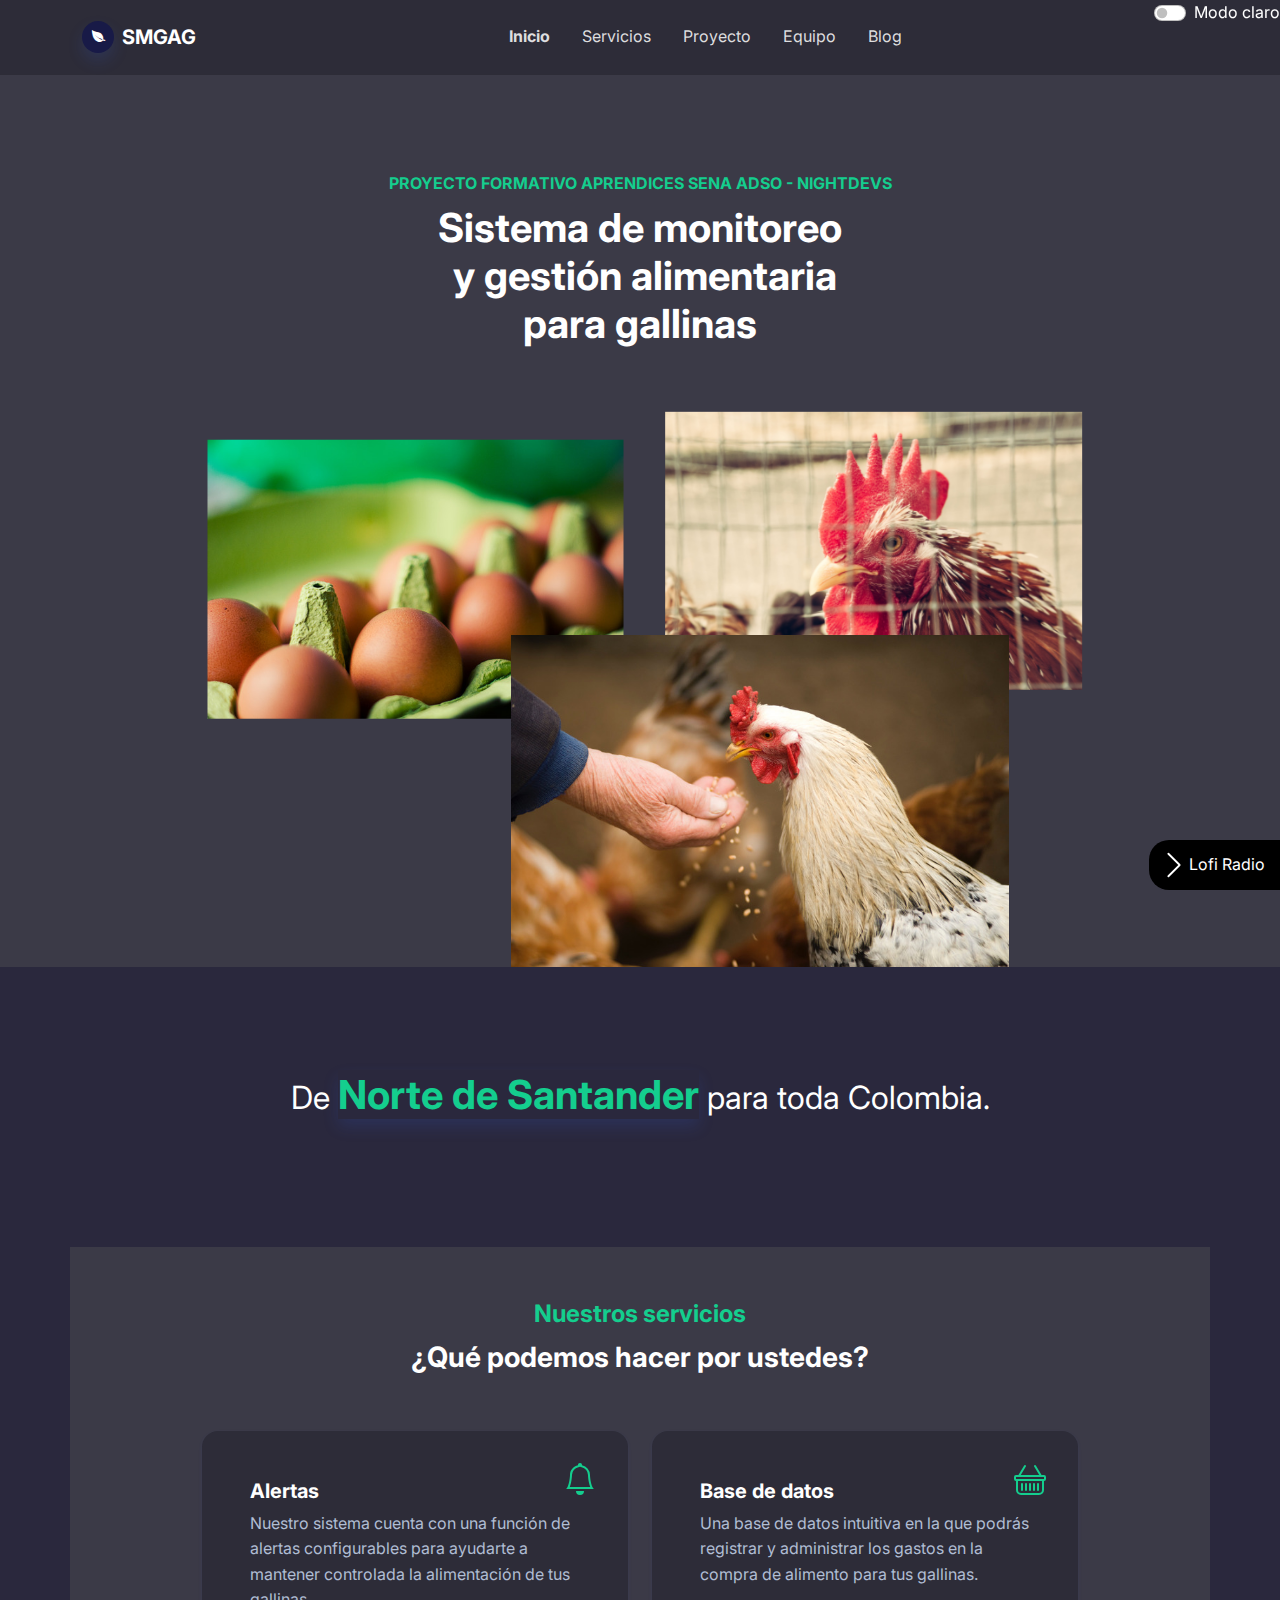
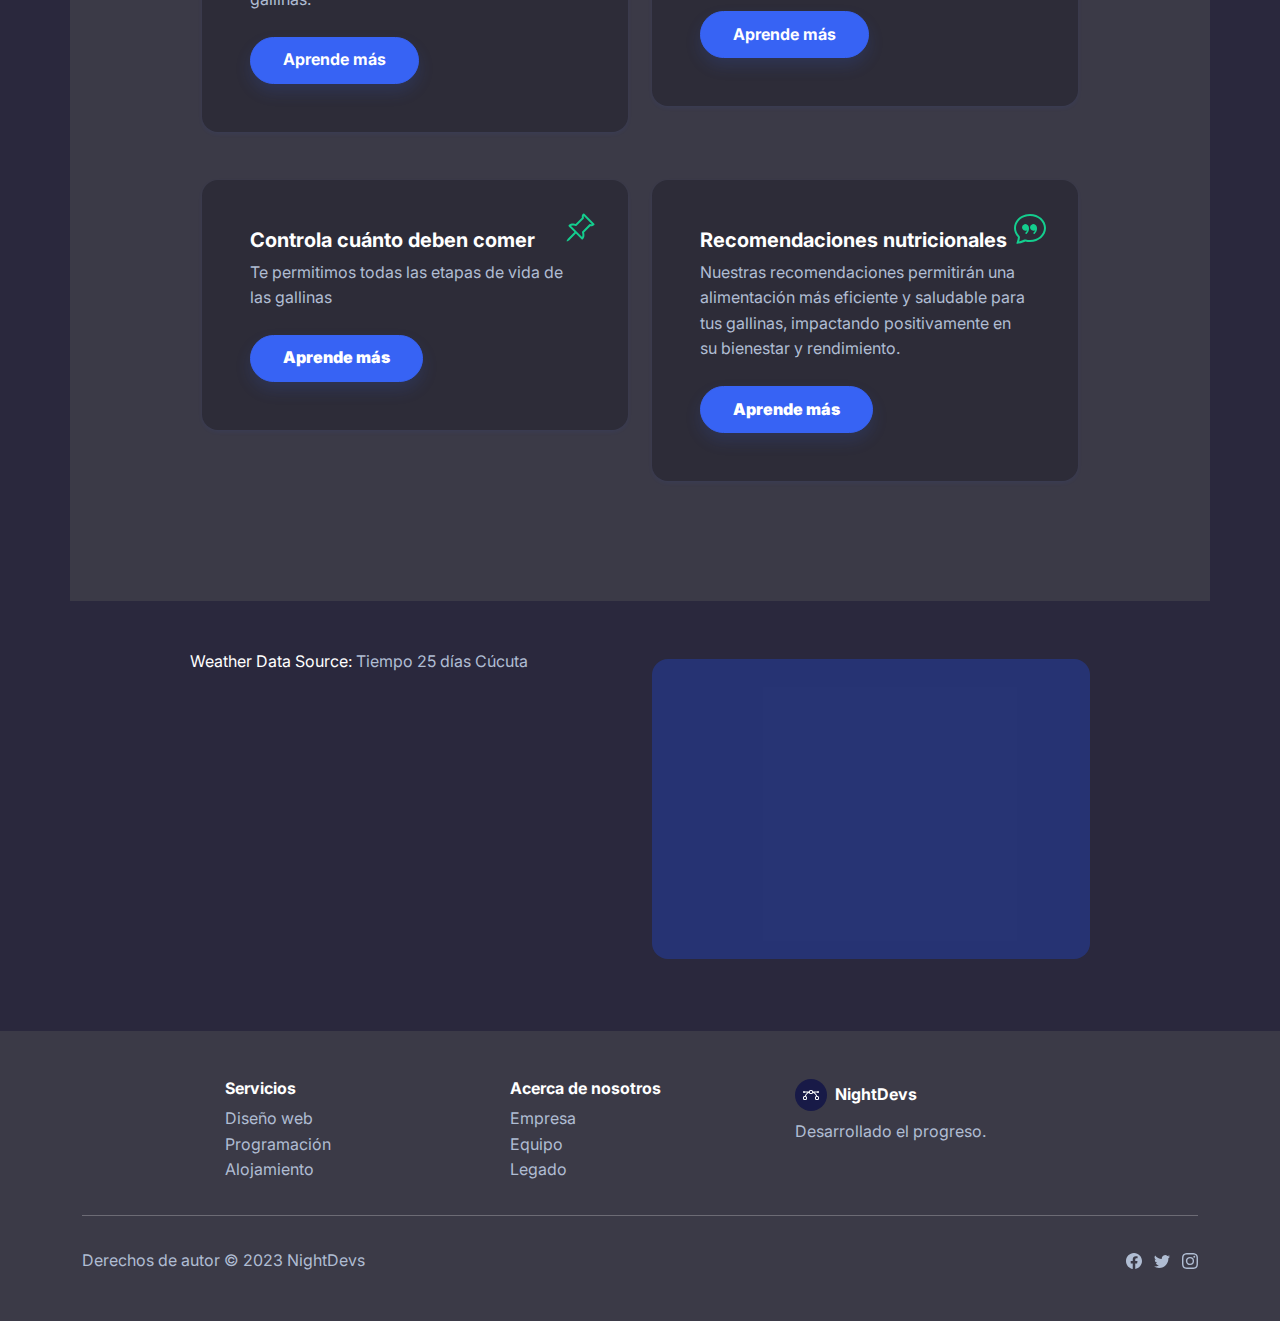
<file: index.html>
<!DOCTYPE html>
<html lang="es"
      style="--bs-primary: #181a47;--bs-primary-rgb: 24,26,71;--bs-secondary: #ffff00;--bs-secondary-rgb: 255,255,0;--bs-success: #14ce8e;--bs-success-rgb: 20,206,142;--bs-info: #05a0b1;--bs-info-rgb: 5,160,177;--bs-warning: #daa505;--bs-warning-rgb: 218,165,5;--bs-danger: #a92835;--bs-danger-rgb: 169,40,53;--bs-light: #e6e7e9;--bs-light-rgb: 230,231,233;--bs-dark: #3b3a47;--bs-dark-rgb: 59,58,71;--bs-body-color: #fff;--bs-body-bg: #2a283d;">

<head>
    <meta charset="utf-8">
    <meta name="viewport" content="width=device-width, initial-scale=1.0, shrink-to-fit=no">
    <meta content="IE=edge" http-equiv="X-UA-Compatible">
    <meta content="NightDevs" name="D3jatori">
    <title>Inicio - NightDevs</title>
    <link rel="icon" type="image/png" href="assets/img/favicon.png">
    <link rel="stylesheet" href="assets/bootstrap/css/bootstrap.min.css">
    <link rel="stylesheet" href="https://cdnjs.cloudflare.com/ajax/libs/animate.css/4.1.1/animate.min.css">
    <link rel="stylesheet"
          href="https://fonts.googleapis.com/css?family=Inter:300italic,400italic,600italic,700italic,800italic,400,300,600,700,800&amp;display=swap">
    <link rel="stylesheet" href="assets/fonts/ionicons.min.css">
    <link id="modo-claro" rel="stylesheet" href="assets/css/modo-claro.css" disabled>
</head>

<body>
    <!-- Tema claro -->
    <div class="form-check form-switch" style="position: fixed;right: 0;top: 0;z-index: 9999;">
        <input class="form-check-input" type="checkbox" id="boton-modo-claro" onclick=cambiarEstilo()>
        <label class="form-check-label" for="boton-modo-claro">Modo claro</label>
    </div>
    <script>
        function cambiarEstilo() {
          var modoClaro = document.getElementById("modo-claro");
          if (modoClaro.disabled) {
            modoClaro.disabled = false;
          } else if (!modoClaro.disabled) {
            modoClaro.disabled = true;
          } else {
            false;
          }
        }
    </script>
<nav id="mainNav" class="navbar navbar-dark navbar-expand-md sticky-top py-3">
    <div class="container"><a class="navbar-brand d-flex align-items-center" href="index.html"><span
            class="bs-icon-sm bs-icon-circle bs-icon-primary shadow d-flex justify-content-center align-items-center me-2 bs-icon"><i
            class="icon ion-leaf"></i></span><span>SMGAG</span></a>
        <button class="navbar-toggler" data-bs-toggle="collapse" data-bs-target="#navcol-1"><span
                class="visually-hidden">Alternar barra de navegación</span><span class="navbar-toggler-icon"></span></button>
        <div id="navcol-1" class="collapse navbar-collapse">
            <ul class="navbar-nav mx-auto">
                <li class="nav-item"><a class="nav-link active" href="index.html">Inicio</a></li>
                <li class="nav-item"><a class="nav-link" href="servicios.html">Servicios</a></li>
                <li class="nav-item"><a class="nav-link" href="proyectos.html">Proyecto</a></li>
                <li class="nav-item"><a class="nav-link" href="equipo.html">Equipo</a></li>
                <li class="nav-item"><a class="nav-link" href="blog.html">Blog</a></li>
            </ul>
        </div>
    </div>
</nav>
<header class="bg-dark">
    <div class="container pt-4 pt-xl-5">
        <div class="row pt-5">
            <div class="col-md-8 col-xl-6 text-center text-md-start mx-auto">
                <div class="text-center">
                    <p class="fw-bold text-success mb-2">PROYECTO FORMATIVO APRENDICES SENA ADSO - NIGHTDEVS</p>
                    <h1 class="fw-bold bounce animated">Sistema de monitoreo<br>&nbsp;y gestión alimentaria <br>para
                        gallinas</h1>
                </div>
            </div>
            <div class="col-12 col-lg-10 mx-auto">
                <div class="position-relative" style="display: flex;flex-wrap: wrap;justify-content: flex-end;">
                    <div style="position: relative;flex: 0 0 45%;transform: translate3d(-15%, 30%, 0);"><img
                            class="img-fluid" data-bss-parallax="" data-bss-parallax-speed="0.35"
                            src="assets/img/carton_huevos.jpg"
                            style="padding-left: 0;padding-bottom: 0;margin-right: 0;" width="484" height="324" alt="carton_de_huevos">
                    </div>
                    <div style="position: relative;flex: 0 0 45%;transform: translate3d(-5%, 20%, 0);"><img
                            class="img-fluid" data-bss-parallax="" data-bss-parallax-speed="0.25"
                            src="assets/img/gallina_enjaulada.jpg" alt="gallina_enjaulada"></div>
                    <div style="position: relative;flex: 0 0 60%;transform: translate3d(0, 0%, 0);"><img
                            class="img-fluid" data-bss-parallax="" data-bss-parallax-speed="0.25"
                            src="assets/img/gallina_comiendo.jpg"
                            style="padding-left: 0;margin-right: 0;margin-left: -36px;padding-right: 58px;" alt="gallina_comiendo"></div>
                </div>
            </div>
        </div>
    </div>
</header>
<section class="py-5">
    <div class="container text-center py-5">
        <p class="fs-2 mb-4" style="font-size: 1.6rem;">De&nbsp;<span class="fs-1 text-success shadow"><strong>Norte de Santander</strong></span>&nbsp;para
            toda Colombia.</p><a href="#"> </a>
    </div>
</section>
<section>
    <div class="container bg-dark py-5">
        <div class="row">
            <div class="col-md-8 col-xl-6 text-center mx-auto">
                <p class="fs-4 fw-bold text-success mb-2">Nuestros servicios</p>
                <h3 class="fw-bold">¿Qué podemos hacer por ustedes?</h3>
            </div>
        </div>
        <div class="py-5 p-lg-5">
            <div class="row row-cols-1 row-cols-md-2 mx-auto" style="max-width: 900px;">
                <div class="col mb-5">
                    <div class="card shadow-sm">
                        <div class="card-body px-4 py-5 px-md-5">
                            <div class="bs-icon-lg d-flex justify-content-center align-items-center mb-3 bs-icon"
                                 style="top: 1rem;right: 1rem;position: absolute;">
                                <svg xmlns="http://www.w3.org/2000/svg" width="1em" height="1em" fill="currentColor"
                                     viewBox="0 0 16 16" class="bi bi-bell text-success">
                                    <path d="M8 16a2 2 0 0 0 2-2H6a2 2 0 0 0 2 2zM8 1.918l-.797.161A4.002 4.002 0 0 0 4 6c0 .628-.134 2.197-.459 3.742-.16.767-.376 1.566-.663 2.258h10.244c-.287-.692-.502-1.49-.663-2.258C12.134 8.197 12 6.628 12 6a4.002 4.002 0 0 0-3.203-3.92L8 1.917zM14.22 12c.223.447.481.801.78 1H1c.299-.199.557-.553.78-1C2.68 10.2 3 6.88 3 6c0-2.42 1.72-4.44 4.005-4.901a1 1 0 1 1 1.99 0A5.002 5.002 0 0 1 13 6c0 .88.32 4.2 1.22 6z"></path>
                                </svg>
                            </div>
                            <h5 class="fw-bold card-title">Alertas</h5>
                            <p class="text-muted card-text mb-4">Nuestro sistema cuenta con una función de alertas
                                configurables para ayudarte a mantener controlada la alimentación de tus gallinas.</p>
                            <button class="btn btn-primary shadow" type="button">Aprende más</button>
                        </div>
                    </div>
                </div>
                <div class="col mb-5">
                    <div class="card shadow-sm">
                        <div class="card-body d-inline-block px-4 py-5 px-md-5">
                            <div class="bs-icon-lg d-flex justify-content-center align-items-center mb-3 bs-icon"
                                 style="top: 1rem;right: 1rem;position: absolute;">
                                <svg xmlns="http://www.w3.org/2000/svg" width="1em" height="1em" fill="currentColor"
                                     viewBox="0 0 16 16" class="bi bi-basket text-success">
                                    <path d="M5.757 1.071a.5.5 0 0 1 .172.686L3.383 6h9.234L10.07 1.757a.5.5 0 1 1 .858-.514L13.783 6H15a1 1 0 0 1 1 1v1a1 1 0 0 1-1 1v4.5a2.5 2.5 0 0 1-2.5 2.5h-9A2.5 2.5 0 0 1 1 13.5V9a1 1 0 0 1-1-1V7a1 1 0 0 1 1-1h1.217L5.07 1.243a.5.5 0 0 1 .686-.172zM2 9v4.5A1.5 1.5 0 0 0 3.5 15h9a1.5 1.5 0 0 0 1.5-1.5V9H2zM1 7v1h14V7H1zm3 3a.5.5 0 0 1 .5.5v3a.5.5 0 0 1-1 0v-3A.5.5 0 0 1 4 10zm2 0a.5.5 0 0 1 .5.5v3a.5.5 0 0 1-1 0v-3A.5.5 0 0 1 6 10zm2 0a.5.5 0 0 1 .5.5v3a.5.5 0 0 1-1 0v-3A.5.5 0 0 1 8 10zm2 0a.5.5 0 0 1 .5.5v3a.5.5 0 0 1-1 0v-3a.5.5 0 0 1 .5-.5zm2 0a.5.5 0 0 1 .5.5v3a.5.5 0 0 1-1 0v-3a.5.5 0 0 1 .5-.5z"></path>
                                </svg>
                            </div>
                            <h5 class="fw-bold card-title">Base de datos</h5>
                            <p class="text-muted card-text mb-4">Una base de datos intuitiva en la que podrás registrar
                                y administrar los gastos en la compra de alimento para tus gallinas.</p>
                            <button class="btn btn-primary shadow" type="button">Aprende más</button>
                        </div>
                    </div>
                </div>
                <div class="col mb-4">
                    <div class="card shadow-sm">
                        <div class="card-body px-4 py-5 px-md-5">
                            <div class="bs-icon-lg d-flex justify-content-center align-items-center mb-3 bs-icon"
                                 style="top: 1rem;right: 1rem;position: absolute;">
                                <svg xmlns="http://www.w3.org/2000/svg" width="1em" height="1em" fill="currentColor"
                                     viewBox="0 0 16 16" class="bi bi-pin-angle text-success">
                                    <path d="M9.828.722a.5.5 0 0 1 .354.146l4.95 4.95a.5.5 0 0 1 0 .707c-.48.48-1.072.588-1.503.588-.177 0-.335-.018-.46-.039l-3.134 3.134a5.927 5.927 0 0 1 .16 1.013c.046.702-.032 1.687-.72 2.375a.5.5 0 0 1-.707 0l-2.829-2.828-3.182 3.182c-.195.195-1.219.902-1.414.707-.195-.195.512-1.22.707-1.414l3.182-3.182-2.828-2.829a.5.5 0 0 1 0-.707c.688-.688 1.673-.767 2.375-.72a5.922 5.922 0 0 1 1.013.16l3.134-3.133a2.772 2.772 0 0 1-.04-.461c0-.43.108-1.022.589-1.503a.5.5 0 0 1 .353-.146zm.122 2.112v-.002.002zm0-.002v.002a.5.5 0 0 1-.122.51L6.293 6.878a.5.5 0 0 1-.511.12H5.78l-.014-.004a4.507 4.507 0 0 0-.288-.076 4.922 4.922 0 0 0-.765-.116c-.422-.028-.836.008-1.175.15l5.51 5.509c.141-.34.177-.753.149-1.175a4.924 4.924 0 0 0-.192-1.054l-.004-.013v-.001a.5.5 0 0 1 .12-.512l3.536-3.535a.5.5 0 0 1 .532-.115l.096.022c.087.017.208.034.344.034.114 0 .23-.011.343-.04L9.927 2.028c-.029.113-.04.23-.04.343a1.779 1.779 0 0 0 .062.46z"></path>
                                </svg>
                            </div>
                            <h5 class="fw-bold card-title">Controla cuánto deben comer</h5>
                            <p class="text-muted card-text mb-4">Te permitimos todas las etapas de vida de las gallinas&nbsp;</p>
                            <button class="btn btn-primary shadow" type="button"><strong>Aprende más</strong></button>
                        </div>
                    </div>
                </div>
                <div class="col mb-4">
                    <div class="card shadow-sm">
                        <div class="card-body px-4 py-5 px-md-5">
                            <div class="bs-icon-lg d-flex justify-content-center align-items-center mb-3 bs-icon"
                                 style="top: 1rem;right: 1rem;position: absolute;">
                                <svg xmlns="http://www.w3.org/2000/svg" width="1em" height="1em" fill="currentColor"
                                     viewBox="0 0 16 16" class="bi bi-chat-quote text-success">
                                    <path d="M2.678 11.894a1 1 0 0 1 .287.801 10.97 10.97 0 0 1-.398 2c1.395-.323 2.247-.697 2.634-.893a1 1 0 0 1 .71-.074A8.06 8.06 0 0 0 8 14c3.996 0 7-2.807 7-6 0-3.192-3.004-6-7-6S1 4.808 1 8c0 1.468.617 2.83 1.678 3.894zm-.493 3.905a21.682 21.682 0 0 1-.713.129c-.2.032-.352-.176-.273-.362a9.68 9.68 0 0 0 .244-.637l.003-.01c.248-.72.45-1.548.524-2.319C.743 11.37 0 9.76 0 8c0-3.866 3.582-7 8-7s8 3.134 8 7-3.582 7-8 7a9.06 9.06 0 0 1-2.347-.306c-.52.263-1.639.742-3.468 1.105z"></path>
                                    <path d="M7.066 6.76A1.665 1.665 0 0 0 4 7.668a1.667 1.667 0 0 0 2.561 1.406c-.131.389-.375.804-.777 1.22a.417.417 0 0 0 .6.58c1.486-1.54 1.293-3.214.682-4.112zm4 0A1.665 1.665 0 0 0 8 7.668a1.667 1.667 0 0 0 2.561 1.406c-.131.389-.375.804-.777 1.22a.417.417 0 0 0 .6.58c1.486-1.54 1.293-3.214.682-4.112z"></path>
                                </svg>
                            </div>
                            <h5 class="fw-bold card-title">Recomendaciones nutricionales</h5>
                            <p class="text-muted card-text mb-4">Nuestras recomendaciones permitirán una alimentación
                                más eficiente y saludable para tus gallinas, impactando positivamente en su bienestar y
                                rendimiento.</p>
                            <button class="btn btn-primary shadow" type="button"><strong>Aprende más</strong></button>
                        </div>
                    </div>
                </div>
            </div>
        </div>
    </div>
</section>
<section>
    <div class="container py-5">
        <div class="mx-auto" style="max-width: 900px;">
            <div class="row row-cols-1 row-cols-md-2 d-flex justify-content-center">
                <div class="col">
                    <div id="ww_ee1b82fa14756" v='1.3' loc='id'
                         a='{"t":"horizontal","lang":"es","sl_lpl":1,"ids":["wl2371"],"font":"Arial","sl_ics":"one_a","sl_sot":"celsius","cl_bkg":"image","cl_font":"#FFFFFF","cl_cloud":"#FFFFFF","cl_persp":"#81D4FA","cl_sun":"#FFC107","cl_moon":"#FFC107","cl_thund":"#FF5722"}' style="height:300px; width: auto;">
                        Weather Data Source: <a href="https://tiempolargo.com/cucuta_tiempo_25_dias/"
                                                id="ww_ee1b82fa14756_u" target="_blank">Tiempo 25 días Cúcuta</a></div>
                    <script async src="https://app1.weatherwidget.org/js/?id=ww_ee1b82fa14756"></script>
                </div>
                <div class="col mb-4">
                    <div class="card bg-primary-light" style="margin-top: 10px;">
                        <script src="https://static.elfsight.com/platform/platform.js" data-use-service-core defer></script>
                        <div class="elfsight-app-e0c13a78-ceec-4351-a28b-8c9a36afd945" style="height:300px; width: auto;"></div>
                    </div>
                </div>
            </div>
        </div>
    </div>
</section>
<footer class="bg-dark">
    <div class="container py-4 py-lg-5">
        <div class="row justify-content-center">
            <div class="col-sm-4 col-md-3 text-center text-lg-start d-flex flex-column">
                <h3 class="fs-6 fw-bold">Servicios</h3>
                <ul class="list-unstyled">
                    <li><a href="#">Diseño web</a></li>
                    <li><a href="#">Programación</a></li>
                    <li><a href="#">Alojamiento</a></li>
                </ul>
            </div>
            <div class="col-sm-4 col-md-3 text-center text-lg-start d-flex flex-column">
                <h3 class="fs-6 fw-bold">Acerca de nosotros</h3>
                <ul class="list-unstyled">
                    <li><a href="#">Empresa</a></li>
                    <li><a href="#">Equipo</a></li>
                    <li><a href="#">Legado</a></li>
                </ul>
            </div>
            <div class="col-lg-3 text-center text-lg-start d-flex flex-column align-items-center order-first align-items-lg-start order-lg-last">
                <div class="fw-bold d-flex align-items-center mb-2"><span
                        class="bs-icon-sm bs-icon-circle bs-icon-primary d-flex justify-content-center align-items-center bs-icon me-2"><svg
                        xmlns="http://www.w3.org/2000/svg" width="1em" height="1em" fill="currentColor"
                        viewBox="0 0 16 16" class="bi bi-bezier">
                                <path fill-rule="evenodd"
                                      d="M0 10.5A1.5 1.5 0 0 1 1.5 9h1A1.5 1.5 0 0 1 4 10.5v1A1.5 1.5 0 0 1 2.5 13h-1A1.5 1.5 0 0 1 0 11.5v-1zm1.5-.5a.5.5 0 0 0-.5.5v1a.5.5 0 0 0 .5.5h1a.5.5 0 0 0 .5-.5v-1a.5.5 0 0 0-.5-.5h-1zm10.5.5A1.5 1.5 0 0 1 13.5 9h1a1.5 1.5 0 0 1 1.5 1.5v1a1.5 1.5 0 0 1-1.5 1.5h-1a1.5 1.5 0 0 1-1.5-1.5v-1zm1.5-.5a.5.5 0 0 0-.5.5v1a.5.5 0 0 0 .5.5h1a.5.5 0 0 0 .5-.5v-1a.5.5 0 0 0-.5-.5h-1zM6 4.5A1.5 1.5 0 0 1 7.5 3h1A1.5 1.5 0 0 1 10 4.5v1A1.5 1.5 0 0 1 8.5 7h-1A1.5 1.5 0 0 1 6 5.5v-1zM7.5 4a.5.5 0 0 0-.5.5v1a.5.5 0 0 0 .5.5h1a.5.5 0 0 0 .5-.5v-1a.5.5 0 0 0-.5-.5h-1z"></path>
                                <path d="M6 4.5H1.866a1 1 0 1 0 0 1h2.668A6.517 6.517 0 0 0 1.814 9H2.5c.123 0 .244.015.358.043a5.517 5.517 0 0 1 3.185-3.185A1.503 1.503 0 0 1 6 5.5v-1zm3.957 1.358A1.5 1.5 0 0 0 10 5.5v-1h4.134a1 1 0 1 1 0 1h-2.668a6.517 6.517 0 0 1 2.72 3.5H13.5c-.123 0-.243.015-.358.043a5.517 5.517 0 0 0-3.185-3.185z"></path>
                            </svg></span><span>NightDevs</span></div>
                <p class="text-muted">Desarrollado el progreso.</p>
            </div>
        </div>
        <hr>
        <div class="text-muted d-flex justify-content-between align-items-center pt-3">
            <p class="mb-0">Derechos de autor © 2023 NightDevs</p>
            <ul class="list-inline mb-0">
                <li class="list-inline-item">
                    <svg xmlns="http://www.w3.org/2000/svg" width="1em" height="1em" fill="currentColor"
                         viewBox="0 0 16 16" class="bi bi-facebook">
                        <path d="M16 8.049c0-4.446-3.582-8.05-8-8.05C3.58 0-.002 3.603-.002 8.05c0 4.017 2.926 7.347 6.75 7.951v-5.625h-2.03V8.05H6.75V6.275c0-2.017 1.195-3.131 3.022-3.131.876 0 1.791.157 1.791.157v1.98h-1.009c-.993 0-1.303.621-1.303 1.258v1.51h2.218l-.354 2.326H9.25V16c3.824-.604 6.75-3.934 6.75-7.951z"></path>
                    </svg>
                </li>
                <li class="list-inline-item">
                    <svg xmlns="http://www.w3.org/2000/svg" width="1em" height="1em" fill="currentColor"
                         viewBox="0 0 16 16" class="bi bi-twitter">
                        <path d="M5.026 15c6.038 0 9.341-5.003 9.341-9.334 0-.14 0-.282-.006-.422A6.685 6.685 0 0 0 16 3.542a6.658 6.658 0 0 1-1.889.518 3.301 3.301 0 0 0 1.447-1.817 6.533 6.533 0 0 1-2.087.793A3.286 3.286 0 0 0 7.875 6.03a9.325 9.325 0 0 1-6.767-3.429 3.289 3.289 0 0 0 1.018 4.382A3.323 3.323 0 0 1 .64 6.575v.045a3.288 3.288 0 0 0 2.632 3.218 3.203 3.203 0 0 1-.865.115 3.23 3.23 0 0 1-.614-.057 3.283 3.283 0 0 0 3.067 2.277A6.588 6.588 0 0 1 .78 13.58a6.32 6.32 0 0 1-.78-.045A9.344 9.344 0 0 0 5.026 15z"></path>
                    </svg>
                </li>
                <li class="list-inline-item">
                    <svg xmlns="http://www.w3.org/2000/svg" width="1em" height="1em" fill="currentColor"
                         viewBox="0 0 16 16" class="bi bi-instagram">
                        <path d="M8 0C5.829 0 5.556.01 4.703.048 3.85.088 3.269.222 2.76.42a3.917 3.917 0 0 0-1.417.923A3.927 3.927 0 0 0 .42 2.76C.222 3.268.087 3.85.048 4.7.01 5.555 0 5.827 0 8.001c0 2.172.01 2.444.048 3.297.04.852.174 1.433.372 1.942.205.526.478.972.923 1.417.444.445.89.719 1.416.923.51.198 1.09.333 1.942.372C5.555 15.99 5.827 16 8 16s2.444-.01 3.298-.048c.851-.04 1.434-.174 1.943-.372a3.916 3.916 0 0 0 1.416-.923c.445-.445.718-.891.923-1.417.197-.509.332-1.09.372-1.942C15.99 10.445 16 10.173 16 8s-.01-2.445-.048-3.299c-.04-.851-.175-1.433-.372-1.941a3.926 3.926 0 0 0-.923-1.417A3.911 3.911 0 0 0 13.24.42c-.51-.198-1.092-.333-1.943-.372C10.443.01 10.172 0 7.998 0h.003zm-.717 1.442h.718c2.136 0 2.389.007 3.232.046.78.035 1.204.166 1.486.275.373.145.64.319.92.599.28.28.453.546.598.92.11.281.24.705.275 1.485.039.843.047 1.096.047 3.231s-.008 2.389-.047 3.232c-.035.78-.166 1.203-.275 1.485a2.47 2.47 0 0 1-.599.919c-.28.28-.546.453-.92.598-.28.11-.704.24-1.485.276-.843.038-1.096.047-3.232.047s-2.39-.009-3.233-.047c-.78-.036-1.203-.166-1.485-.276a2.478 2.478 0 0 1-.92-.598 2.48 2.48 0 0 1-.6-.92c-.109-.281-.24-.705-.275-1.485-.038-.843-.046-1.096-.046-3.233 0-2.136.008-2.388.046-3.231.036-.78.166-1.204.276-1.486.145-.373.319-.64.599-.92.28-.28.546-.453.92-.598.282-.11.705-.24 1.485-.276.738-.034 1.024-.044 2.515-.045v.002zm4.988 1.328a.96.96 0 1 0 0 1.92.96.96 0 0 0 0-1.92zm-4.27 1.122a4.109 4.109 0 1 0 0 8.217 4.109 4.109 0 0 0 0-8.217zm0 1.441a2.667 2.667 0 1 1 0 5.334 2.667 2.667 0 0 1 0-5.334z"></path>
                    </svg>
                </li>
            </ul>
        </div>
    </div>
</footer>
<script src="assets/bootstrap/js/bootstrap.min.js"></script>
<script src="assets/js/bs-init.js"></script>
<script src="assets/js/bold-and-dark.js"></script>
<!-- Una radio porque si -->
<div class="blox mlb kln" style="position: fixed; bottom: 10px; right: 0;">
    <link rel="stylesheet" href="assets/css/radio.css">
    <div id="radio_content" class="abierto">
        <svg id="abrir_radio" xmlns="http://www.w3.org/2000/svg" width="30" height="50" fill="currentColor"
             class="bi bi-chevron-left" viewBox="0 0 16 16">
            <path fill-rule="evenodd"
                  d="M11.354 1.646a.5.5 0 0 1 0 .708L5.707 8l5.647 5.646a.5.5 0 0 1-.708.708l-6-6a.5.5 0 0 1 0-.708l6-6a.5.5 0 0 1 .708 0z"/>
        </svg>
        <svg id="cerrar_radio" xmlns="http://www.w3.org/2000/svg" width="30" height="50" fill="currentColor"
             class="bi bi-chevron-right" viewBox="0 0 16 16">
            <path fill-rule="evenodd"
                  d="M4.646 1.646a.5.5 0 0 1 .708 0l6 6a.5.5 0 0 1 0 .708l-6 6a.5.5 0 0 1-.708-.708L10.293 8 4.646 2.354a.5.5 0 0 1 0-.708z"/>
        </svg>
        <div style="display: flex;background-color: black;align-items: center;justify-content: center;flex-direction: column;gap: 5px;">
            <span style="margin-right: 5px; color: white;">Lofi Radio</span>
            <script type="text/javascript" src="https://hosted.muses.org/mrp.js"></script>
            <script type="text/javascript">
                MRP.insert({
                'url':'https://stream.zeno.fm/0r0xa792kwzuv',
                'codec':'mp3',
                'volume':40,
                'autoplay':false,
                'forceHTML5':true,
                'jsevents':true,
                'buffering':0,
                'title':'Bienvenidos',
                'wmode':'transparent',
                'skin':'repvku-115',
                'width':115,
                'height':25
                });
            </script>
        </div>
    </div>
</div>
<script src="assets/js/radio.js"></script>
</body>

</html>
</file>
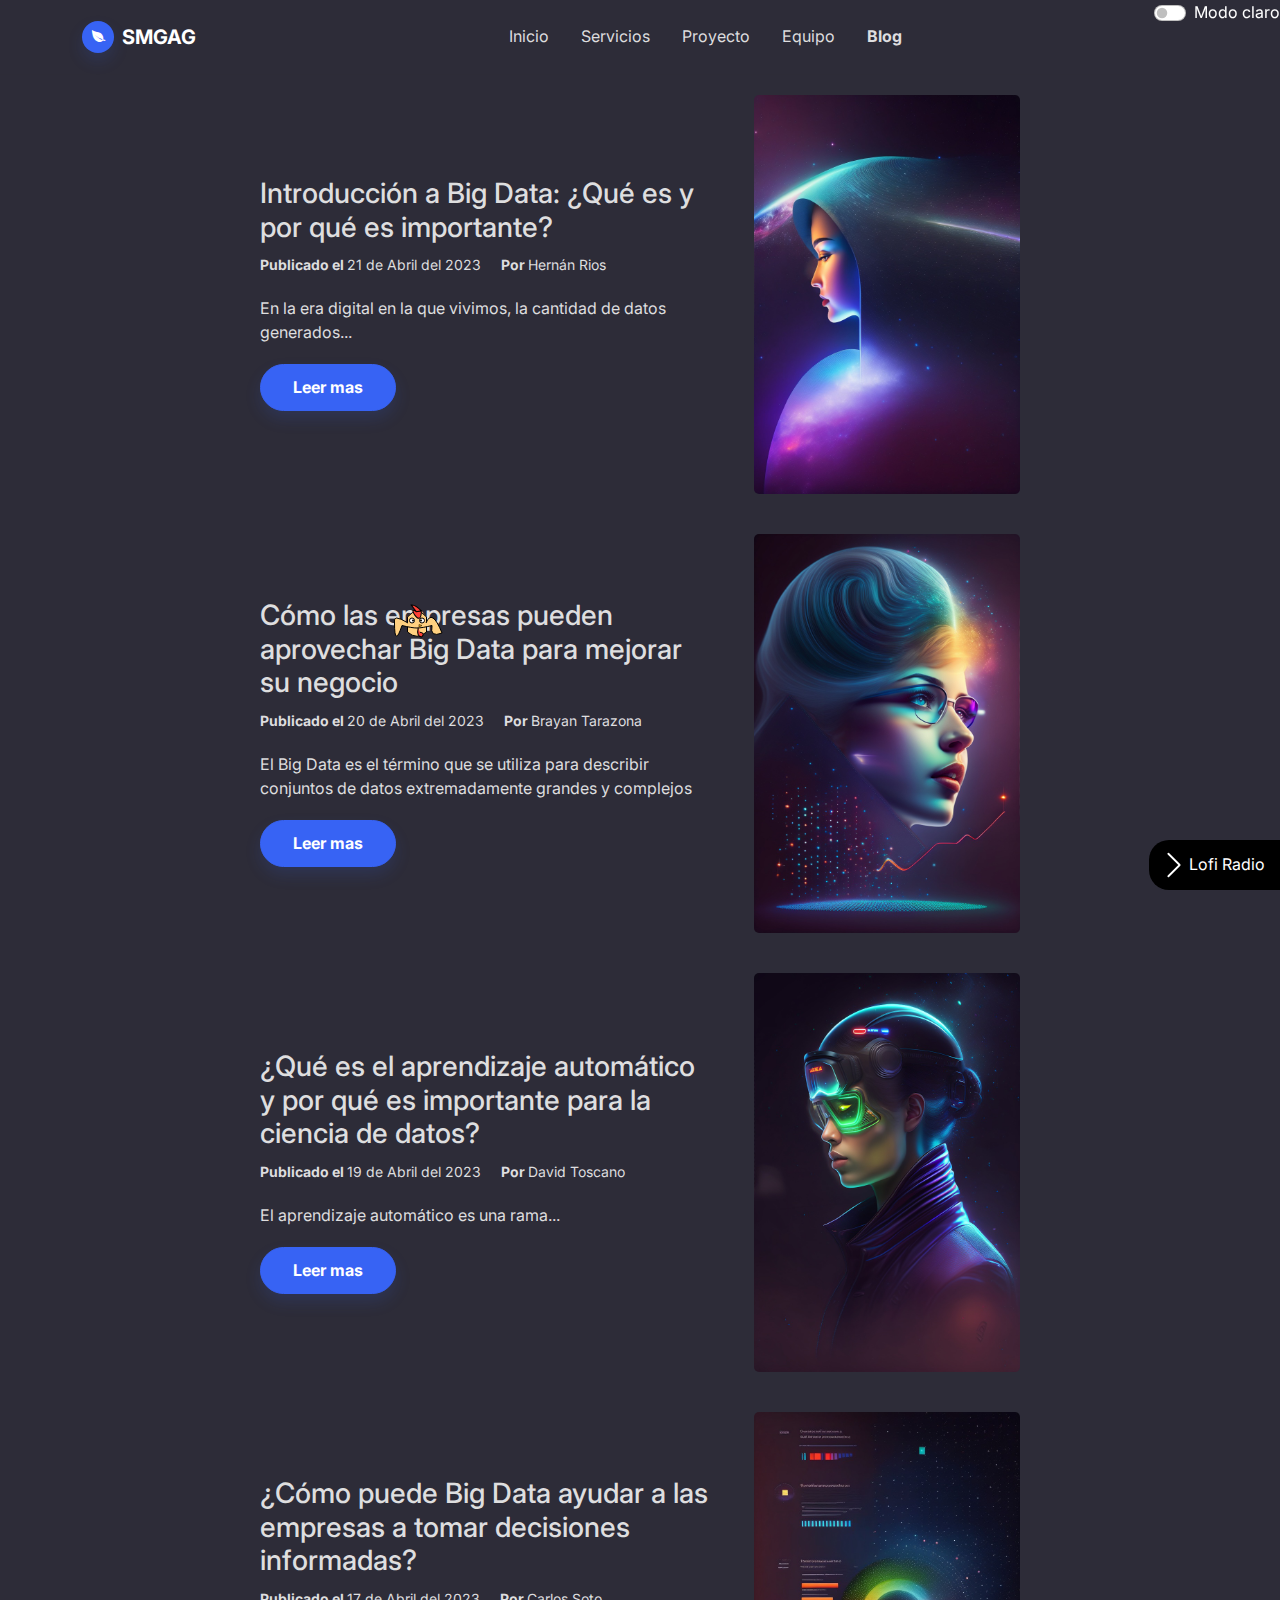
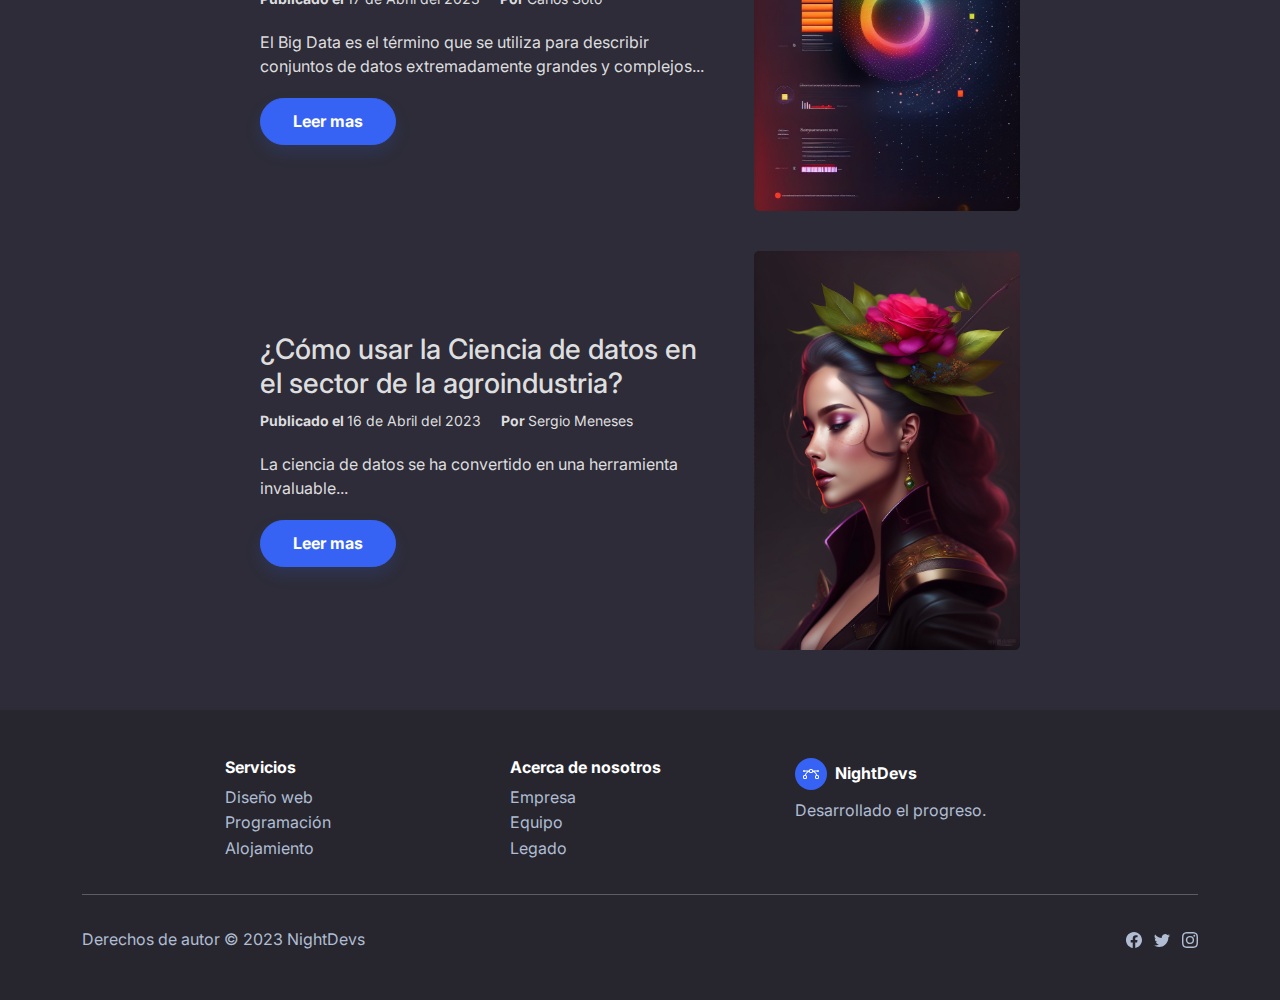
<file: blog.html>
<!DOCTYPE html>
<html lang="es">

<head>
  <meta charset="utf-8">
  <meta name="viewport" content="width=device-width, initial-scale=1.0, shrink-to-fit=no">
  <meta content="IE=edge" http-equiv="X-UA-Compatible">
  <meta content="NightDevs" name="D3jatori">
  <title>Blog - NightDevs</title>
  <link rel="icon" type="image/png" href="assets/img/favicon.png">
  <link rel="stylesheet" href="assets/bootstrap/css/bootstrap.min.css">
  <link rel="stylesheet" href="https://cdnjs.cloudflare.com/ajax/libs/animate.css/4.1.1/animate.min.css">
  <link rel="stylesheet"
    href="https://fonts.googleapis.com/css?family=Inter:300italic,400italic,600italic,700italic,800italic,400,300,600,700,800&amp;display=swap">
  <link rel="stylesheet" href="assets/fonts/ionicons.min.css">
  <link rel="stylesheet" href="assets/css/blog.css">
  <link id="modo-claro" rel="stylesheet" href="assets/css/modo-claro.css" disabled>
  <link rel="stylesheet" href="assets/css/juego-gallina.css">
  <link rel="stylesheet" href="assets/css/juego-gallina-modal.css">
</head>

<body>
  <div id="gallina-container">
    <svg viewBox="0 0 800 100" xmlns="http://www.w3.org/2000/svg" id="juego-gallina">
      <g id="gallina">
        <path id="cuerpo" fill="#ffd080" stroke="#000" stroke-width="2" d="M 31 38 Q 50 15 69 38 L 69 68 Q 50 85 31 68 Z" />
        <path id="alaIzquierda" fill="#ffd080" stroke="#000" stroke-width="2" d="M 50 60 Q 40 60 20 55 Q 5 100 5 50 Q 0 30 32 50 " />
        <path id="alaDerecha" fill="#ffd080" stroke="#000" stroke-width="2" d="M 50 60 Q 60 60 80 55 Q 75 80 100 70 Q 80 20 68 50" />
        <path id="pico" fill="#fcb202" stroke="#000" stroke-width="1" d="M 54 53 L 60 55 L 54 58 Z" />
        <circle id="ojoIzquierdo" fill="#fff" stroke="#000" stroke-width="2" cx="40" cy="45" r="5" />
        <circle id="pupilaIzquierda" fill="#000" cx="42" cy="45" r="2" />
        <circle id="ojoDerecho" fill="#fff" stroke="#000" stroke-width="2" cx="60" cy="45" r="5" />
        <circle id="pupilaDerecha" fill="#000" cx="58" cy="45" r="2" />
        <path id="cresta" fill="#ff4136" stroke="#000" stroke-width="2" d="M 42 15 Q 50 15 60 30 Q 40 30 60 30 Q 55 55 45 35 Q 40 20 50 30 Z" transform="rotate(-10, 35, 35)" />
        <path id="barba" fill="#ff4136" stroke="#000" stroke-width="2" d="M 50 65 Q 40 80 50 85 Q 60 80 50 75" transform="rotate(-20, 35, 55)" />
      </g>
    </svg>
    <!-- Modal para el juego -->
    <div id="game-modal" class="modal-game">
      <div class="modal-content-game">
        <span class="close-game" onclick="closeModal()">&times;</span>
        <div id="game-container"></div>
        <div id="spikes-container"></div>
        <div id="score-display"></div>
        <div id="objective-game"></div>
      </div>
    </div>
  </div>
  <!-- Tema claro -->
  <div class="form-check form-switch" style="position: fixed;right: 0;top: 0;z-index: 9999;">
    <input class="form-check-input" type="checkbox" id="boton-modo-claro" onclick=cambiarEstilo()>
    <label class="form-check-label" for="boton-modo-claro">Modo claro</label>
</div>
<script>
    function cambiarEstilo() {
      var modoClaro = document.getElementById("modo-claro");
      if (modoClaro.disabled) {
        modoClaro.disabled = false;
      } else if (!modoClaro.disabled) {
        modoClaro.disabled = true;
      } else {
        false;
      }
    }
</script> 
  <nav class="navbar navbar-dark navbar-expand-md sticky-top py-3" id="mainNav">
    <div class="container"><a class="navbar-brand d-flex align-items-center" href="index.html"><span
          class="bs-icon-sm bs-icon-circle bs-icon-primary shadow d-flex justify-content-center align-items-center me-2 bs-icon"><i
            class="icon ion-leaf"></i></span><span>SMGAG</span></a>
      <button data-bs-toggle="collapse" class="navbar-toggler" data-bs-target="#navcol-1"><span
          class="visually-hidden">Alternar barra de navegación</span><span class="navbar-toggler-icon"></span></button>
      <div class="collapse navbar-collapse" id="navcol-1">
        <ul class="navbar-nav mx-auto">
          <li class="nav-item"><a class="nav-link" href="index.html">Inicio</a></li>
          <li class="nav-item"><a class="nav-link" href="servicios.html">Servicios</a></li>
          <li class="nav-item"><a class="nav-link" href="proyectos.html">Proyecto</a></li>
          <li class="nav-item"><a class="nav-link" href="equipo.html">Equipo</a></li>
          <li class="nav-item"><a class="nav-link active" href="blog.html">Blog</a></li>
        </ul>
      </div>
    </div>
  </nav>

  <main>
    <section class="post">
      <div class="post-container">
        <div class="post-content">
          <h2 class="animate__animated animate__fadeInDown">Introducción a Big Data: ¿Qué es y por qué es importante?</h2>
          <div class="post-meta">
            <span class="post-date">21 de Abril del 2023</span>
            <span class="post-author">Hernán Rios</span>
          </div>
          <div class="post-excerpt">
            <p class="animate__animated animate__fadeIn">En la era digital en la que vivimos, la cantidad de datos generados... </p>
          </div>
          <button class="btn btn-primary shadow" type="button" data-target="#myModal1">Leer mas</button>
        </div>
        <div class="post-image">
          <img src="assets/img/Ciencia_de_Datos.jpg" alt="Imagen destacada del post">
        </div>
      </div>
      <!-- Modal para ver el cotenido del post -->
      <div id="myModal1" class="modal">
        <div class="modal-content">
          <span class="close">&times;</span>
          <h2 class="modal-title">Introducción a Big Data: ¿Qué es y por qué es importante?</h2>
          <div class="post-meta">
            <span class="post-date">21 de Abril del 2023</span>
            <span class="post-author">Hernán Rios</span>
          </div>
          <div class="post-excerpt">
            <p class="animate__animated animate__fadeInRight">En la era digital en la que vivimos, la cantidad de datos generados diariamente es enorme. Este volumen
              de información es lo que se conoce como Big Data. Pero, ¿qué es realmente Big Data y por qué es importante
              para la ciencia de datos?</p>
            <p class="animate__animated animate__fadeInRight">Big Data se refiere a grandes conjuntos de datos que son demasiado complejos y voluminosos para ser
              procesados por medios tradicionales. Estos datos pueden ser de diferentes tipos, como texto, imágenes,
              audio y video, y se generan en tiempo real en diversas fuentes, como redes sociales, sensores,
              dispositivos móviles, entre otros.</p>
            <p class="animate__animated animate__fadeInRight">La importancia de Big Data radica en su capacidad para proporcionar información valiosa que puede ser
              utilizada para tomar decisiones empresariales más informadas. Los analistas de datos pueden extraer
              conocimientos significativos de los datos, como patrones y tendencias, que pueden ayudar a las empresas a
              optimizar sus operaciones, mejorar su eficiencia y, en última instancia, aumentar sus ingresos.</p>
            <p class="animate__animated animate__fadeInRight">En la ciencia de datos, Big Data es fundamental ya que proporciona la base de los modelos de aprendizaje
              automático y las técnicas de minería de datos. Al utilizar técnicas de análisis avanzado, los científicos
              de datos pueden explorar y descubrir información oculta en grandes conjuntos de datos que antes era
              difícil de encontrar. Esto permite a las empresas tomar decisiones informadas basadas en datos y no solo
              en suposiciones.</p>
              <iframe width="560" height="315" src="https://www.youtube.com/embed/e6oXFt3awBA" title="YouTube video player"
              frameborder="0"
              allow="accelerometer; autoplay; clipboard-write; encrypted-media; gyroscope; picture-in-picture; web-share"
              allowfullscreen></iframe>
          </div>
        </div>
      </div>
    </section>
    <section class="post">
      <div class="post-container">
        <div class="post-content">
          <h2 class="animate__animated animate__fadeInDown">Cómo las empresas pueden aprovechar Big Data para mejorar su negocio</h2>
          <div class="post-meta">
            <span class="post-date">20 de Abril del 2023</span>
            <span class="post-author">Brayan Tarazona</span>
          </div>
          <div class="post-excerpt">
            <p class="animate__animated animate__fadeIn">El Big Data es el término que se utiliza para describir conjuntos de datos extremadamente grandes y
              complejos</p>
          </div>
          <button class="btn btn-primary shadow" type="button" data-target="#myModal2">Leer mas</button>
        </div>
        <div class="post-image">
          <img src="assets/img/Big_Data.jpg" alt="Imagen destacada del post">
        </div>
      </div>
      <!-- Modal para ver el cotenido del post -->
      <div id="myModal2" class="modal">
        <div class="modal-content">
          <span class="close">&times;</span>
          <h2 class="modal-title">Cómo las empresas pueden aprovechar Big Data para mejorar su negocio</h2>
          <div class="post-meta">
            <span class="post-date">20 de Abril del 2023</span>
            <span class="post-author">Brayan Tarazona</span>
          </div>
          <div class="post-excerpt">
            <p class="animate__animated animate__fadeInRight">En el mundo actual, las empresas generan grandes cantidades de datos diariamente. Desde las transacciones
              de ventas hasta el comportamiento de los clientes en línea, los datos son esenciales para la toma de
              decisiones empresariales. Sin embargo, ¿cómo pueden las empresas aprovechar Big Data para mejorar su
              negocio?</p>
            <p class="animate__animated animate__fadeInRight">Una de las formas en que las empresas pueden utilizar Big Data es mediante el análisis de los patrones y
              tendencias en los datos. Esto les permite entender mejor el comportamiento de sus clientes y adaptar sus
              productos y servicios para satisfacer sus necesidades. Por ejemplo, los minoristas pueden analizar los
              datos de ventas para determinar qué productos son más populares y ajustar su inventario en consecuencia.
            </p>
            <p class="animate__animated animate__fadeInRight">Otra forma en que las empresas pueden aprovechar Big Data es mediante la implementación de sistemas de
              análisis en tiempo real. Estos sistemas pueden alertar a los gerentes de la empresa sobre problemas y
              oportunidades a medida que ocurren. Por ejemplo, un minorista puede utilizar un sistema de análisis en
              tiempo real para detectar una caída en las ventas de un producto y tomar medidas inmediatas para corregir
              el problema.</p>
            <p class="animate__animated animate__fadeInRight">Además, las empresas pueden utilizar Big Data para optimizar sus operaciones y mejorar la eficiencia. Al
              analizar los datos de producción y la cadena de suministro, las empresas pueden identificar cuellos de
              botella y áreas de mejora en sus procesos. Esto puede conducir a una mayor eficiencia y ahorro de costos.
            </p>
            <p class="animate__animated animate__fadeInRight">En resumen, Big Data es una herramienta poderosa para las empresas que desean tomar decisiones informadas
              basadas en datos. Al utilizar técnicas de análisis avanzado y sistemas de análisis en tiempo real, las
              empresas pueden aprovechar el poder de Big Data para mejorar su negocio y aumentar su rentabilidad.</p>
              <iframe width="560" height="315" src="https://www.youtube.com/embed/Bl2sBiVdZHs" title="YouTube video player"
                frameborder="0"
                allow="accelerometer; autoplay; clipboard-write; encrypted-media; gyroscope; picture-in-picture; web-share"
                allowfullscreen></iframe>
          </div>
        </div>
      </div>
    </section>
    <section class="post">
      <div class="post-container">
        <div class="post-content">
          <h2 class="animate__animated animate__fadeInDown">
            ¿Qué es el aprendizaje automático y por qué es importante para la ciencia de datos?
          </h2>
          <div class="post-meta">
            <span class="post-date">19 de Abril del 2023</span>
            <span class="post-author">David Toscano</span>
          </div>
          <div class="post-excerpt">
            <p class="animate__animated animate__fadeIn">El aprendizaje automático es una rama...</p>
          </div>
          <button class="btn btn-primary shadow" type="button" data-target="#myModal3">Leer mas</button>
        </div>
        <div class="post-image">
          <img src="assets/img/Aprendizaje_Automatico.jpg" alt="Imagen destacada del post">
        </div>
      </div>
      <!-- Modal para ver el cotenido del post -->
      <div id="myModal3" class="modal">
        <div class="modal-content">
          <span class="close">&times;</span>
          <h2 class="modal-title">
            ¿Qué es el aprendizaje automático y por qué es importante para la ciencia de datos?
          </h2>
          <div class="post-meta">
            <span class="post-date">19 de Abril del 2023</span>
            <span class="post-author">David Toscano</span>
          </div>
          <div class="post-excerpt">
            <p class="animate__animated animate__fadeInRight">La ciencia de datos es una disciplina que se enfoca en la extracción de información
              útil a partir de grandes conjuntos de datos.En los últimos años, el aprendizaje
              automático se ha convertido en una de las herramientas más poderosas de la ciencia de datos.
            </p>
            <h3>¿Qué es el aprendizaje automático?</h3>
            <p class="animate__animated animate__fadeInRight">El aprendizaje automático es una rama de la inteligencia artificial que se enfoca en
              la construcción y el estudio de sistemas que pueden aprender de los datos. El objetivo
              del aprendizaje automático es permitir que una máquina pueda aprender de manera autónoma,
              sin necesidad de ser programada explícitamente para realizar una tarea específica.
              En lugar de eso, se le proporcionan datos y se espera que el sistema pueda identificar
              patrones y relaciones por sí mismo.
            </p>
            <p class="animate__animated animate__fadeInRight">En el aprendizaje automático, se utilizan algoritmos y modelos matemáticos para entrenar
              sistemas que puedan tomar decisiones y hacer predicciones basadas en los datos de entrada.
              Estos modelos se construyen a partir de datos históricos, y se utilizan para hacer predicciones
              sobre datos futuros. El aprendizaje automático es una herramienta muy útil para la ciencia de datos
              porque permite a los científicos de datos crear modelos predictivos basados en datos históricos.
              Estos modelos pueden utilizarse para predecir el comportamiento futuro de los clientes,
              identificar patrones en grandes conjuntos de datos y mucho más.
            </p>
            <h3>¿Por qué es importante el aprendizaje automático para la ciencia de datos?</h3>
            <p class="animate__animated animate__fadeInRight">La ciencia de datos se enfoca en extraer información útil a partir de grandes conjuntos de datos.
              El aprendizaje automático es una herramienta esencial para la ciencia de datos porque permite a los
              científicos de datos crear modelos predictivos basados en datos históricos. Estos modelos pueden
              utilizarse para hacer predicciones sobre el comportamiento futuro de los clientes, identificar patrones
              en grandes conjuntos de datos y mucho más. El aprendizaje automático también es útil para la clasificación
              de datos, la detección de anomalías y la optimización de sistemas. En general, el aprendizaje automático
              es una herramienta poderosa para cualquier persona que trabaje con grandes conjuntos de datos.
            </p>
            <h3>Conclusión</h3>
            <p class="animate__animated animate__fadeInRight">El aprendizaje automático es una herramienta poderosa para la ciencia de datos. Permite a los científicos
              de datos crear modelos predictivos basados en datos históricos y hacer predicciones sobre el
              comportamiento
              futuro de los clientes, identificar patrones en grandes conjuntos de datos y mucho más. En el futuro,
              es probable que el aprendizaje automático se convierta en una herramienta cada vez más importante
              para la ciencia de datos, ya que la cantidad de datos que se generan en el mundo sigue aumentando.
            </p>
            <iframe width="560" height="315" src="https://www.youtube.com/embed/3ccgr7-wc6A" title="YouTube video player"
              frameborder="0"
              allow="accelerometer; autoplay; clipboard-write; encrypted-media; gyroscope; picture-in-picture; web-share"
              allowfullscreen></iframe>
          </div>
        </div>
      </div>
      </div>
      </div>
    </section>
    <section class="post">
      <div class="post-container">
        <div class="post-content">
          <h2 class="animate__animated animate__fadeInDown">
            ¿Cómo puede Big Data ayudar a las empresas a tomar decisiones informadas?
          </h2>
          <div class="post-meta">
            <span class="post-date">17 de Abril del 2023</span>
            <span class="post-author">Carlos Soto</span>
          </div>
          <div class="post-excerpt">
            <p class="animate__animated animate__fadeIn">El Big Data es el término que se utiliza para describir conjuntos de datos extremadamente grandes y
              complejos...</p>
          </div>
          <button class="btn btn-primary shadow" type="button" data-target="#myModal4">Leer mas</button>
        </div>
        <div class="post-image">
          <img src="assets/img/Big_Data2.jpg" alt="Imagen destacada del post">
        </div>
      </div>
      <!-- Modal para ver el contenido del post -->
      <div id="myModal4" class="modal">
        <div class="modal-content">
          <span class="close">&times;</span>
          <h2 class="modal-title">¿Cómo puede Big Data ayudar a las empresas a tomar decisiones informadas?</h2>
          <div class="post-meta">
            <span class="post-date">17 de Abril del 2023</span>
            <span class="post-author">Carlos Soto</span>
          </div>
          <div class="post-excerpt">
            <p class="animate__animated animate__fadeInRight">El Big Data es el término que se utiliza para describir conjuntos de datos extremadamente grandes y
              complejos que pueden ser analizados para obtener información valiosa. La capacidad de analizar grandes
              cantidades de datos es especialmente importante para las empresas, ya que les permite tomar decisiones
              informadas basadas en datos en lugar de hacer conjeturas.</p>
            <p class="animate__animated animate__fadeInRight">Con el Big Data, las empresas pueden recopilar información de diversas fuentes, incluyendo redes
              sociales, transacciones de clientes, sensores y mucho más. Al combinar estos datos y analizarlos
              utilizando herramientas de análisis avanzadas, las empresas pueden obtener información detallada sobre el
              comportamiento de los clientes, las tendencias del mercado y otros factores importantes.</p>
            <p class="animate__animated animate__fadeInRight">Esta información puede ser utilizada por las empresas para mejorar la eficiencia, identificar nuevas
              oportunidades de negocio, predecir las tendencias del mercado y mucho más. Además, las empresas pueden
              utilizar el Big Data para personalizar la experiencia del cliente y ofrecer recomendaciones personalizadas
              basadas en las preferencias individuales.</p>
            <p class="animate__animated animate__fadeInRight">En conclusión, el Big Data es una herramienta esencial para las empresas que buscan tomar decisiones
              informadas. Al analizar grandes cantidades de datos, las empresas pueden obtener información valiosa sobre
              el comportamiento de los clientes, las tendencias del mercado y otros factores importantes, lo que les
              permite mejorar la eficiencia, identificar nuevas oportunidades de negocio y personalizar la experiencia
              del cliente.</p>
              <iframe width="560" height="315" src="https://www.youtube.com/embed/HYTLfNpMJWk" title="YouTube video player"
                frameborder="0"
                allow="accelerometer; autoplay; clipboard-write; encrypted-media; gyroscope; picture-in-picture; web-share"
                allowfullscreen></iframe>
          </div>
        </div>
      </div>
      </div>
    </section>
    <section class="post">
      <div class="post-container">
        <div class="post-content">
          <h2 class="animate__animated animate__fadeInDown">
            ¿Cómo usar la Ciencia de datos en el sector de la agroindustria?
          </h2>
          <div class="post-meta">
            <span class="post-date">16 de Abril del 2023</span>
            <span class="post-author">Sergio Meneses</span>
          </div>
          <div class="post-excerpt">
            <p class="animate__animated animate__fadeIn">La ciencia de datos se ha convertido en una herramienta invaluable...</p>
          </div>
          <button class="btn btn-primary shadow" type="button" data-target="#myModal5">Leer mas</button>
        </div>
        <div class="post-image">
          <img src="assets/img/agroindustria.jpg" alt="Imagen destacada del post">
        </div>
      </div>
      <!-- Modal para ver el contenido del post -->
      <div id="myModal5" class="modal">
        <div class="modal-content">
          <span class="close">&times;</span>
          <h2 class="modal-title">¿Cómo usar la Ciencia de datos en el sector de la agroindustria?</h2>
          <div class="post-meta">
            <span class="post-date">16 de Abril del 2023</span>
            <span class="post-author">Sergio Meneses</span>
          </div>
          <div class="post-excerpt">
            <p class="animate__animated animate__fadeInRight">La ciencia de datos se ha convertido en una herramienta invaluable para muchos sectores, incluyendo la
              agroindustria. El uso de la ciencia de datos en este sector puede ayudar a los agricultores y productores a
              tomar decisiones informadas basadas en datos, lo que puede llevar a una mayor eficiencia, reducción de costos
              y mejoras en la calidad de los productos.</p>
            <p class="animate__animated animate__fadeInRight">Una de las formas en que la ciencia de datos puede ser utilizada en la agroindustria es a través del análisis
              de datos ambientales y meteorológicos. Al analizar datos como la humedad del suelo, la temperatura y la
              precipitación, los agricultores pueden tomar decisiones informadas sobre cuándo sembrar y cosechar, cómo
              manejar el riego y cómo manejar las plagas.</p>
            <p class="animate__animated animate__fadeInRight">Además, la ciencia de datos también puede ser utilizada en la agroindustria para mejorar la calidad de los
              cultivos y la producción de alimentos. Los productores pueden utilizar el análisis de datos para identificar
              los nutrientes necesarios para un cultivo saludable y para monitorear la calidad de los alimentos durante todo
              el proceso de producción.</p>
            <p class="animate__animated animate__fadeInRight">Otra forma en que la ciencia de datos puede ser utilizada en la agroindustria es mediante la creación de
              modelos predictivos. Los modelos predictivos pueden utilizarse para predecir el rendimiento de los cultivos,
              el uso de recursos y la demanda de los productos en el mercado. Esto permite a los agricultores y productores
              planificar con anticipación y tomar decisiones informadas.</p>
            <p class="animate__animated animate__fadeInRight">En resumen, la ciencia de datos puede ser una herramienta poderosa en la agroindustria. Al analizar datos
              ambientales y meteorológicos, mejorar la calidad de los cultivos y crear modelos predictivos, los agricultores
              y productores pueden tomar decisiones informadas y mejorar la eficiencia y calidad de los productos.</p>
              <iframe width="560" height="315" src="https://www.youtube.com/embed/v5uNCQOWCZY" title="YouTube video player"
                frameborder="0"
                allow="accelerometer; autoplay; clipboard-write; encrypted-media; gyroscope; picture-in-picture; web-share"
                allowfullscreen></iframe>
          </div>
        </div>
      </div>
    </section>
  </main>
  <footer class="bg-dark">
    <div class="container py-4 py-lg-5">
      <div class="row justify-content-center">
        <div class="col-sm-4 col-md-3 text-center text-lg-start d-flex flex-column">
          <h3 class="fs-6 fw-bold">Servicios</h3>
          <ul class="list-unstyled">
            <li><a href="#">Diseño web</a></li>
            <li><a href="#">Programación</a></li>
            <li><a href="#">Alojamiento</a></li>
          </ul>
        </div>
        <div class="col-sm-4 col-md-3 text-center text-lg-start d-flex flex-column">
          <h3 class="fs-6 fw-bold">Acerca de nosotros</h3>
          <ul class="list-unstyled">
            <li><a href="#">Empresa</a></li>
            <li><a href="#">Equipo</a></li>
            <li><a href="#">Legado</a></li>
          </ul>
        </div>

        <div
          class="col-lg-3 text-center text-lg-start d-flex flex-column align-items-center order-first align-items-lg-start order-lg-last">
          <div class="fw-bold d-flex align-items-center mb-2"><span
              class="bs-icon-sm bs-icon-circle bs-icon-primary d-flex justify-content-center align-items-center bs-icon me-2"><svg
                xmlns="http://www.w3.org/2000/svg" width="1em" height="1em" fill="currentColor" viewBox="0 0 16 16"
                class="bi bi-bezier">
                <path fill-rule="evenodd"
                  d="M0 10.5A1.5 1.5 0 0 1 1.5 9h1A1.5 1.5 0 0 1 4 10.5v1A1.5 1.5 0 0 1 2.5 13h-1A1.5 1.5 0 0 1 0 11.5v-1zm1.5-.5a.5.5 0 0 0-.5.5v1a.5.5 0 0 0 .5.5h1a.5.5 0 0 0 .5-.5v-1a.5.5 0 0 0-.5-.5h-1zm10.5.5A1.5 1.5 0 0 1 13.5 9h1a1.5 1.5 0 0 1 1.5 1.5v1a1.5 1.5 0 0 1-1.5 1.5h-1a1.5 1.5 0 0 1-1.5-1.5v-1zm1.5-.5a.5.5 0 0 0-.5.5v1a.5.5 0 0 0 .5.5h1a.5.5 0 0 0 .5-.5v-1a.5.5 0 0 0-.5-.5h-1zM6 4.5A1.5 1.5 0 0 1 7.5 3h1A1.5 1.5 0 0 1 10 4.5v1A1.5 1.5 0 0 1 8.5 7h-1A1.5 1.5 0 0 1 6 5.5v-1zM7.5 4a.5.5 0 0 0-.5.5v1a.5.5 0 0 0 .5.5h1a.5.5 0 0 0 .5-.5v-1a.5.5 0 0 0-.5-.5h-1z">
                </path>
                <path
                  d="M6 4.5H1.866a1 1 0 1 0 0 1h2.668A6.517 6.517 0 0 0 1.814 9H2.5c.123 0 .244.015.358.043a5.517 5.517 0 0 1 3.185-3.185A1.503 1.503 0 0 1 6 5.5v-1zm3.957 1.358A1.5 1.5 0 0 0 10 5.5v-1h4.134a1 1 0 1 1 0 1h-2.668a6.517 6.517 0 0 1 2.72 3.5H13.5c-.123 0-.243.015-.358.043a5.517 5.517 0 0 0-3.185-3.185z">
                </path>
              </svg></span><span>NightDevs</span></div>
          <p class="text-muted">Desarrollado el progreso.</p>
        </div>
      </div>
      <hr>
      <div class="text-muted d-flex justify-content-between align-items-center pt-3">
        <p class="mb-0">Derechos de autor © 2023 NightDevs</p>
        <ul class="list-inline mb-0">
          <li class="list-inline-item">
            <svg xmlns="http://www.w3.org/2000/svg" width="1em" height="1em" fill="currentColor" viewBox="0 0 16 16"
              class="bi bi-facebook">
              <path
                d="M16 8.049c0-4.446-3.582-8.05-8-8.05C3.58 0-.002 3.603-.002 8.05c0 4.017 2.926 7.347 6.75 7.951v-5.625h-2.03V8.05H6.75V6.275c0-2.017 1.195-3.131 3.022-3.131.876 0 1.791.157 1.791.157v1.98h-1.009c-.993 0-1.303.621-1.303 1.258v1.51h2.218l-.354 2.326H9.25V16c3.824-.604 6.75-3.934 6.75-7.951z">
              </path>
            </svg>
          </li>
          <li class="list-inline-item">
            <svg xmlns="http://www.w3.org/2000/svg" width="1em" height="1em" fill="currentColor" viewBox="0 0 16 16"
              class="bi bi-twitter">
              <path
                d="M5.026 15c6.038 0 9.341-5.003 9.341-9.334 0-.14 0-.282-.006-.422A6.685 6.685 0 0 0 16 3.542a6.658 6.658 0 0 1-1.889.518 3.301 3.301 0 0 0 1.447-1.817 6.533 6.533 0 0 1-2.087.793A3.286 3.286 0 0 0 7.875 6.03a9.325 9.325 0 0 1-6.767-3.429 3.289 3.289 0 0 0 1.018 4.382A3.323 3.323 0 0 1 .64 6.575v.045a3.288 3.288 0 0 0 2.632 3.218 3.203 3.203 0 0 1-.865.115 3.23 3.23 0 0 1-.614-.057 3.283 3.283 0 0 0 3.067 2.277A6.588 6.588 0 0 1 .78 13.58a6.32 6.32 0 0 1-.78-.045A9.344 9.344 0 0 0 5.026 15z">
              </path>
            </svg>
          </li>
          <li class="list-inline-item">
            <svg xmlns="http://www.w3.org/2000/svg" width="1em" height="1em" fill="currentColor" viewBox="0 0 16 16"
              class="bi bi-instagram">
              <path
                d="M8 0C5.829 0 5.556.01 4.703.048 3.85.088 3.269.222 2.76.42a3.917 3.917 0 0 0-1.417.923A3.927 3.927 0 0 0 .42 2.76C.222 3.268.087 3.85.048 4.7.01 5.555 0 5.827 0 8.001c0 2.172.01 2.444.048 3.297.04.852.174 1.433.372 1.942.205.526.478.972.923 1.417.444.445.89.719 1.416.923.51.198 1.09.333 1.942.372C5.555 15.99 5.827 16 8 16s2.444-.01 3.298-.048c.851-.04 1.434-.174 1.943-.372a3.916 3.916 0 0 0 1.416-.923c.445-.445.718-.891.923-1.417.197-.509.332-1.09.372-1.942C15.99 10.445 16 10.173 16 8s-.01-2.445-.048-3.299c-.04-.851-.175-1.433-.372-1.941a3.926 3.926 0 0 0-.923-1.417A3.911 3.911 0 0 0 13.24.42c-.51-.198-1.092-.333-1.943-.372C10.443.01 10.172 0 7.998 0h.003zm-.717 1.442h.718c2.136 0 2.389.007 3.232.046.78.035 1.204.166 1.486.275.373.145.64.319.92.599.28.28.453.546.598.92.11.281.24.705.275 1.485.039.843.047 1.096.047 3.231s-.008 2.389-.047 3.232c-.035.78-.166 1.203-.275 1.485a2.47 2.47 0 0 1-.599.919c-.28.28-.546.453-.92.598-.28.11-.704.24-1.485.276-.843.038-1.096.047-3.232.047s-2.39-.009-3.233-.047c-.78-.036-1.203-.166-1.485-.276a2.478 2.478 0 0 1-.92-.598 2.48 2.48 0 0 1-.6-.92c-.109-.281-.24-.705-.275-1.485-.038-.843-.046-1.096-.046-3.233 0-2.136.008-2.388.046-3.231.036-.78.166-1.204.276-1.486.145-.373.319-.64.599-.92.28-.28.546-.453.92-.598.282-.11.705-.24 1.485-.276.738-.034 1.024-.044 2.515-.045v.002zm4.988 1.328a.96.96 0 1 0 0 1.92.96.96 0 0 0 0-1.92zm-4.27 1.122a4.109 4.109 0 1 0 0 8.217 4.109 4.109 0 0 0 0-8.217zm0 1.441a2.667 2.667 0 1 1 0 5.334 2.667 2.667 0 0 1 0-5.334z">
              </path>
            </svg>
          </li>
        </ul>
      </div>
    </div>
  </footer>
  <script src="assets/bootstrap/js/bootstrap.min.js"></script>
  <script src="assets/js/bs-init.js"></script>
  <script src="assets/js/bold-and-dark.js"></script>
  <script src="assets/js/blog.js"></script>
  <script src="assets/js/juego-gallina.js"></script>
  <script src="assets/js/juego-gallina-modal.js"></script>
  <!-- Una radio porque si -->
  <div class="blox mlb kln" style="position: fixed; bottom: 10px; right: 0;">
    <link rel="stylesheet" href="assets/css/radio.css">
    <div id="radio_content" class="abierto">
        <svg id="abrir_radio" xmlns="http://www.w3.org/2000/svg" width="30" height="50" fill="currentColor"
             class="bi bi-chevron-left" viewBox="0 0 16 16">
            <path fill-rule="evenodd"
                  d="M11.354 1.646a.5.5 0 0 1 0 .708L5.707 8l5.647 5.646a.5.5 0 0 1-.708.708l-6-6a.5.5 0 0 1 0-.708l6-6a.5.5 0 0 1 .708 0z"/>
        </svg>
        <svg id="cerrar_radio" xmlns="http://www.w3.org/2000/svg" width="30" height="50" fill="currentColor"
             class="bi bi-chevron-right" viewBox="0 0 16 16">
            <path fill-rule="evenodd"
                  d="M4.646 1.646a.5.5 0 0 1 .708 0l6 6a.5.5 0 0 1 0 .708l-6 6a.5.5 0 0 1-.708-.708L10.293 8 4.646 2.354a.5.5 0 0 1 0-.708z"/>
        </svg>
        <div style="display: flex;background-color: black;align-items: center;justify-content: center;flex-direction: column;gap: 5px;">
            <span style="margin-right: 5px; color: white;">Lofi Radio</span>
            <script type="text/javascript" src="https://hosted.muses.org/mrp.js"></script>
            <script type="text/javascript">
                MRP.insert({
                'url':'https://stream.zeno.fm/0r0xa792kwzuv',
                'codec':'mp3',
                'volume':40,
                'autoplay':false,
                'forceHTML5':true,
                'jsevents':true,
                'buffering':0,
                'title':'Bienvenidos',
                'wmode':'transparent',
                'skin':'repvku-115',
                'width':115,
                'height':25
                });
            </script>
        </div>
    </div>
  </div>
  <script src="assets/js/radio.js"></script>
</body>

</html>
</file>
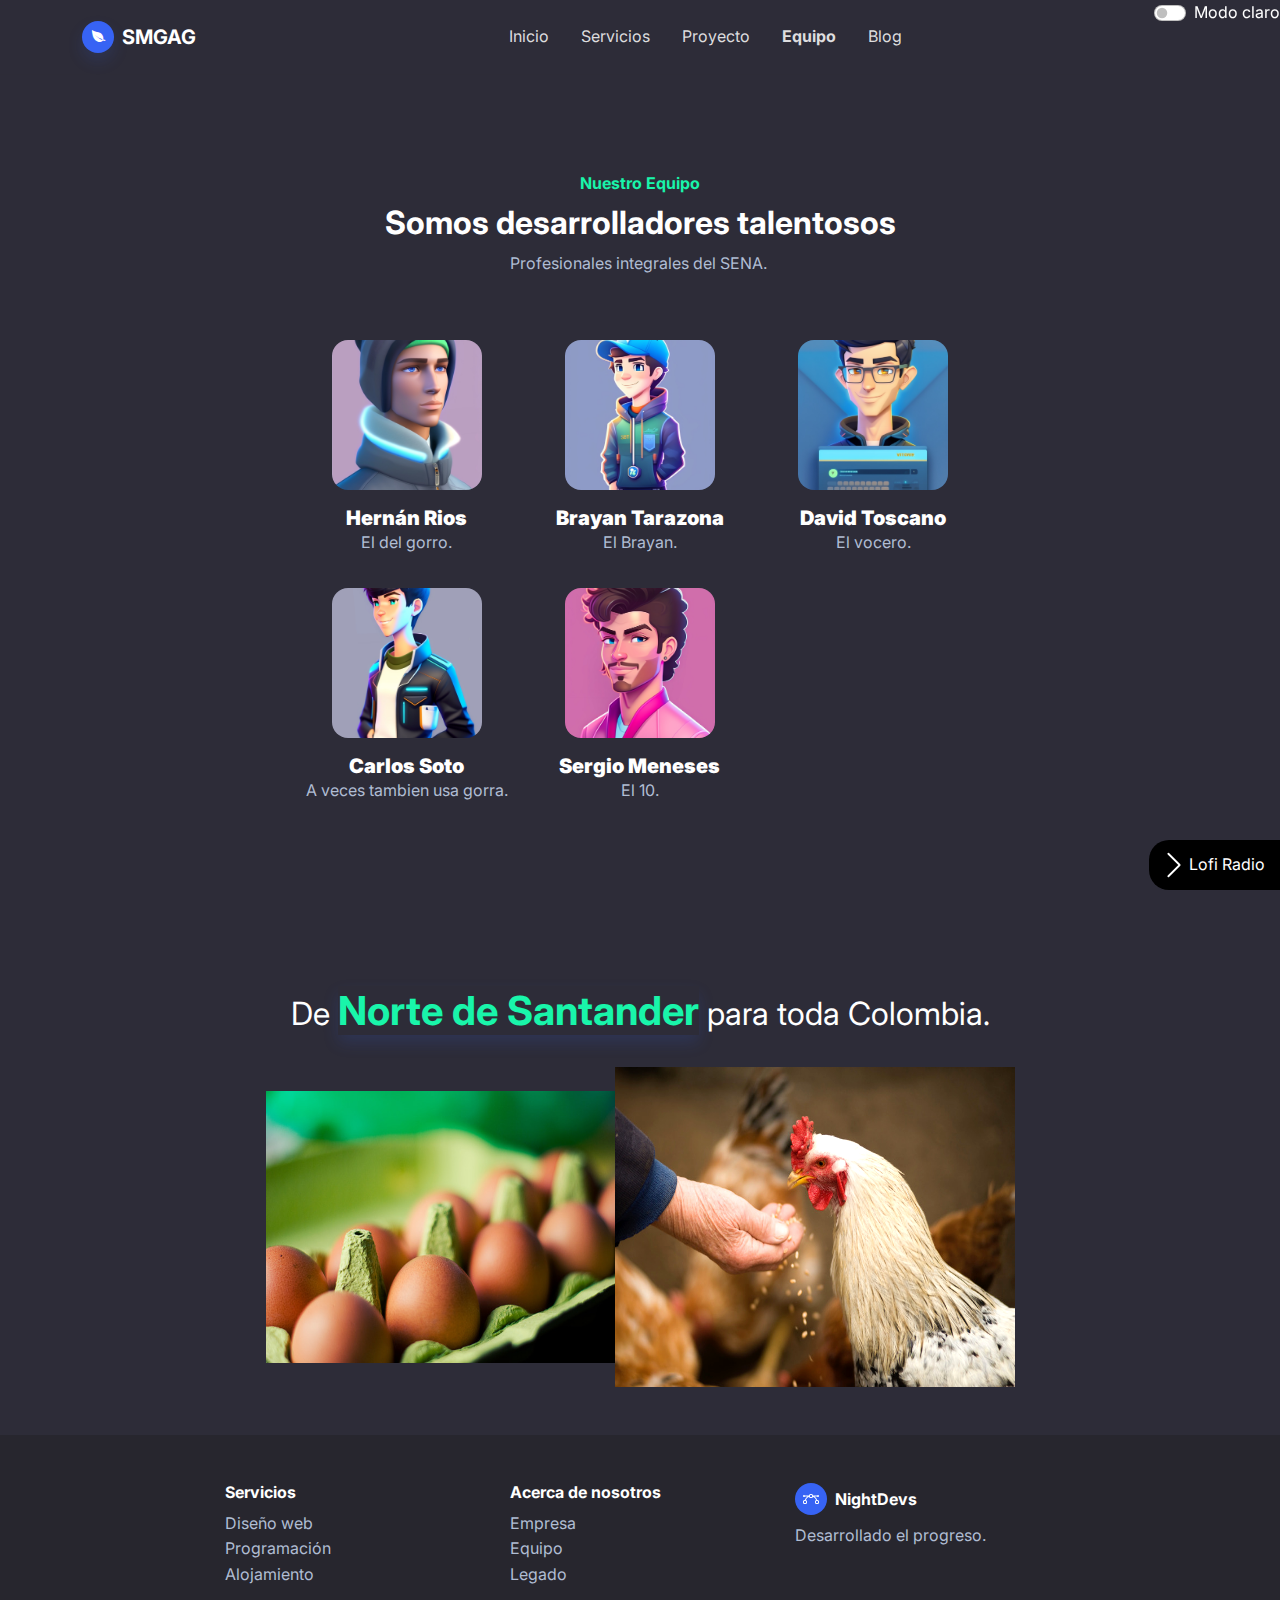
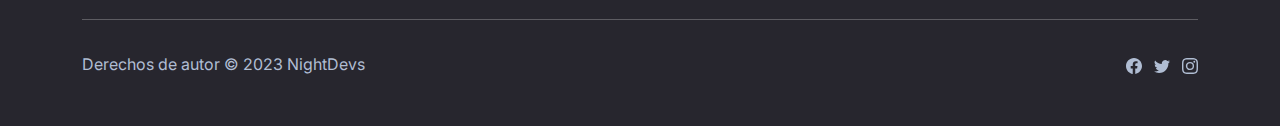
<file: equipo.html>
<!DOCTYPE html>
<html lang="es">

<head>
    <meta charset="utf-8">
    <meta name="viewport" content="width=device-width, initial-scale=1.0, shrink-to-fit=no">
    <meta content="IE=edge" http-equiv="X-UA-Compatible">
    <meta content="NightDevs" name="Hernán">
    <title>Equipo - NightDevs</title>
    <link rel="icon" type="image/png" href="assets/img/favicon.png">
    <link rel="stylesheet" href="assets/bootstrap/css/bootstrap.min.css">
    <link rel="stylesheet" href="https://cdnjs.cloudflare.com/ajax/libs/animate.css/4.1.1/animate.min.css">
    <link rel="stylesheet"
          href="https://fonts.googleapis.com/css?family=Inter:300italic,400italic,600italic,700italic,800italic,400,300,600,700,800&amp;display=swap">
    <link rel="stylesheet" href="assets/fonts/ionicons.min.css">
    <link id="modo-claro" rel="stylesheet" href="assets/css/modo-claro.css" disabled>
</head>

<body>
    <!-- Tema claro -->
    <div class="form-check form-switch" style="position: fixed;right: 0;top: 0;z-index: 9999;">
        <input class="form-check-input" type="checkbox" id="boton-modo-claro" onclick=cambiarEstilo()>
        <label class="form-check-label" for="boton-modo-claro">Modo claro</label>
    </div>
    <script>
        function cambiarEstilo() {
          var modoClaro = document.getElementById("modo-claro");
          if (modoClaro.disabled) {
            modoClaro.disabled = false;
          } else if (!modoClaro.disabled) {
            modoClaro.disabled = true;
          } else {
            false;
          }
        }
    </script>
<nav class="navbar navbar-dark navbar-expand-md sticky-top py-3" id="mainNav">
    <div class="container"><a class="navbar-brand d-flex align-items-center" href="index.html"><span
            class="bs-icon-sm bs-icon-circle bs-icon-primary shadow d-flex justify-content-center align-items-center me-2 bs-icon"><i
            class="icon ion-leaf"></i></span><span>SMGAG</span></a>
        <button data-bs-toggle="collapse" class="navbar-toggler" data-bs-target="#navcol-1"><span
                class="visually-hidden">Alternar barra de navegación</span><span class="navbar-toggler-icon"></span></button>
        <div class="collapse navbar-collapse" id="navcol-1">
            <ul class="navbar-nav mx-auto">
                <li class="nav-item"><a class="nav-link" href="index.html">Inicio</a></li>
                <li class="nav-item"><a class="nav-link" href="servicios.html">Servicios</a></li>
                <li class="nav-item"><a class="nav-link" href="proyectos.html">Proyecto</a></li>
                <li class="nav-item"><a class="nav-link active" href="equipo.html">Equipo</a></li>
                <li class="nav-item"><a class="nav-link" href="blog.html">Blog</a></li>
            </ul>
        </div>
    </div>
</nav>
<section class="py-5">
    <div class="container py-5">
        <div class="row mb-4 mb-lg-5">
            <div class="col-md-8 col-xl-6 text-center mx-auto">
                <p class="fw-bold text-success mb-2">Nuestro Equipo</p>
                <h2 class="fw-bold">Somos desarrolladores talentosos</h2>
                <p class="text-muted">Profesionales integrales del SENA.&nbsp;</p>
            </div>
        </div>
        <div class="row row-cols-2 row-cols-md-3 mx-auto" style="max-width: 700px;">
            <div class="col mb-4">
                <div class="text-center"><img class="rounded mb-3 fit-cover" width="150" height="150"
                                              src="assets/img/team/avatar4.jpg" alt="avatar">
                    <h5 class="fw-bold mb-0"><strong>Hernán Rios</strong></h5>
                    <p class="text-muted mb-2">El del gorro.</p>
                </div>
            </div>
            <div class="col mb-4">
                <div class="text-center"><img class="rounded mb-3 fit-cover" width="150" height="150"
                                              src="assets/img/team/avatar6.jpg" alt="avatar">
                    <h5 class="fw-bold mb-0"><strong>Brayan Tarazona</strong></h5>
                    <p class="text-muted mb-2">El Brayan.</p>
                </div>
            </div>
            <div class="col mb-4">
                <div class="text-center"><img class="rounded mb-3 fit-cover" width="150" height="150"
                                              src="assets/img/team/avatar5.jpg" alt="avatar">
                    <h5 class="fw-bold mb-0"><strong>David Toscano</strong></h5>
                    <p class="text-muted mb-2">El vocero.</p>
                </div>
            </div>
            <div class="col mb-4">
                <div class="text-center"><img class="rounded mb-3 fit-cover" width="150" height="150"
                                              src="assets/img/team/avatar3.jpg" alt="avatar">
                    <h5 class="fw-bold mb-0"><strong>Carlos Soto</strong></h5>
                    <p class="text-muted mb-2">A veces tambien usa gorra.</p>
                </div>
            </div>
            <div class="col mb-4">
                <div class="text-center"><img class="rounded mb-3 fit-cover" width="150" height="150"
                                              src="assets/img/team/avatar1.jpg" alt="avatar">
                    <h5 class="fw-bold mb-0"><strong>Sergio Meneses</strong></h5>
                    <p class="text-muted mb-2">El 10.</p>
                </div>
            </div>
        </div>
    </div>
</section>
<section>
    <div class="container text-center py-5" data-aos="fade">
        <p class="fs-2 mb-4" style="font-size: 1.6rem;">De&nbsp;<span class="fs-1 text-success shadow"><strong>Norte de
                    Santander</strong></span>&nbsp;para toda Colombia.</p>
        <div><img data-bss-disabled-mobile="true" data-aos="zoom-in-up" src="assets/img/carton_huevos.jpg" width="349px"
                height="272px"><img data-aos="zoom-in-up" src="assets/img/gallina_comiendo.jpg"
                width="400px" height="320px" style="text-align: center;background: radial-gradient(black, white 100%), radial-gradient(black 0%, rgb(94,94,94) 90%, white); display: inline;overflow: clip;transform: perspective(0px); filter:brightness(106%) contrast(108%) grayscale(3%);">
        </div>
    </div>
</section>
<footer class="bg-dark">
    <div class="container py-4 py-lg-5">
        <div class="row justify-content-center">
            <div class="col-sm-4 col-md-3 text-center text-lg-start d-flex flex-column">
                <h3 class="fs-6 fw-bold">Servicios</h3>
                <ul class="list-unstyled">
                    <li><a href="#">Diseño web</a></li>
                    <li><a href="#">Programación</a></li>
                    <li><a href="#">Alojamiento</a></li>
                </ul>
            </div>
            <div class="col-sm-4 col-md-3 text-center text-lg-start d-flex flex-column">
                <h3 class="fs-6 fw-bold">Acerca de nosotros</h3>
                <ul class="list-unstyled">
                    <li><a href="#">Empresa</a></li>
                    <li><a href="#">Equipo</a></li>
                    <li><a href="#">Legado</a></li>
                </ul>
            </div>
            <div class="col-lg-3 text-center text-lg-start d-flex flex-column align-items-center order-first align-items-lg-start order-lg-last">
                <div class="fw-bold d-flex align-items-center mb-2"><span
                        class="bs-icon-sm bs-icon-circle bs-icon-primary d-flex justify-content-center align-items-center bs-icon me-2"><svg
                        xmlns="http://www.w3.org/2000/svg" width="1em" height="1em" fill="currentColor"
                        viewBox="0 0 16 16" class="bi bi-bezier">
                                <path fill-rule="evenodd"
                                      d="M0 10.5A1.5 1.5 0 0 1 1.5 9h1A1.5 1.5 0 0 1 4 10.5v1A1.5 1.5 0 0 1 2.5 13h-1A1.5 1.5 0 0 1 0 11.5v-1zm1.5-.5a.5.5 0 0 0-.5.5v1a.5.5 0 0 0 .5.5h1a.5.5 0 0 0 .5-.5v-1a.5.5 0 0 0-.5-.5h-1zm10.5.5A1.5 1.5 0 0 1 13.5 9h1a1.5 1.5 0 0 1 1.5 1.5v1a1.5 1.5 0 0 1-1.5 1.5h-1a1.5 1.5 0 0 1-1.5-1.5v-1zm1.5-.5a.5.5 0 0 0-.5.5v1a.5.5 0 0 0 .5.5h1a.5.5 0 0 0 .5-.5v-1a.5.5 0 0 0-.5-.5h-1zM6 4.5A1.5 1.5 0 0 1 7.5 3h1A1.5 1.5 0 0 1 10 4.5v1A1.5 1.5 0 0 1 8.5 7h-1A1.5 1.5 0 0 1 6 5.5v-1zM7.5 4a.5.5 0 0 0-.5.5v1a.5.5 0 0 0 .5.5h1a.5.5 0 0 0 .5-.5v-1a.5.5 0 0 0-.5-.5h-1z"></path>
                                <path d="M6 4.5H1.866a1 1 0 1 0 0 1h2.668A6.517 6.517 0 0 0 1.814 9H2.5c.123 0 .244.015.358.043a5.517 5.517 0 0 1 3.185-3.185A1.503 1.503 0 0 1 6 5.5v-1zm3.957 1.358A1.5 1.5 0 0 0 10 5.5v-1h4.134a1 1 0 1 1 0 1h-2.668a6.517 6.517 0 0 1 2.72 3.5H13.5c-.123 0-.243.015-.358.043a5.517 5.517 0 0 0-3.185-3.185z"></path>
                            </svg></span><span>NightDevs</span></div>
                <p class="text-muted">Desarrollado el progreso.</p>
            </div>
        </div>
        <hr>
        <div class="text-muted d-flex justify-content-between align-items-center pt-3">
            <p class="mb-0">Derechos de autor © 2023 NightDevs</p>
            <ul class="list-inline mb-0">
                <li class="list-inline-item">
                    <svg xmlns="http://www.w3.org/2000/svg" width="1em" height="1em" fill="currentColor"
                         viewBox="0 0 16 16" class="bi bi-facebook">
                        <path d="M16 8.049c0-4.446-3.582-8.05-8-8.05C3.58 0-.002 3.603-.002 8.05c0 4.017 2.926 7.347 6.75 7.951v-5.625h-2.03V8.05H6.75V6.275c0-2.017 1.195-3.131 3.022-3.131.876 0 1.791.157 1.791.157v1.98h-1.009c-.993 0-1.303.621-1.303 1.258v1.51h2.218l-.354 2.326H9.25V16c3.824-.604 6.75-3.934 6.75-7.951z"></path>
                    </svg>
                </li>
                <li class="list-inline-item">
                    <svg xmlns="http://www.w3.org/2000/svg" width="1em" height="1em" fill="currentColor"
                         viewBox="0 0 16 16" class="bi bi-twitter">
                        <path d="M5.026 15c6.038 0 9.341-5.003 9.341-9.334 0-.14 0-.282-.006-.422A6.685 6.685 0 0 0 16 3.542a6.658 6.658 0 0 1-1.889.518 3.301 3.301 0 0 0 1.447-1.817 6.533 6.533 0 0 1-2.087.793A3.286 3.286 0 0 0 7.875 6.03a9.325 9.325 0 0 1-6.767-3.429 3.289 3.289 0 0 0 1.018 4.382A3.323 3.323 0 0 1 .64 6.575v.045a3.288 3.288 0 0 0 2.632 3.218 3.203 3.203 0 0 1-.865.115 3.23 3.23 0 0 1-.614-.057 3.283 3.283 0 0 0 3.067 2.277A6.588 6.588 0 0 1 .78 13.58a6.32 6.32 0 0 1-.78-.045A9.344 9.344 0 0 0 5.026 15z"></path>
                    </svg>
                </li>
                <li class="list-inline-item">
                    <svg xmlns="http://www.w3.org/2000/svg" width="1em" height="1em" fill="currentColor"
                         viewBox="0 0 16 16" class="bi bi-instagram">
                        <path d="M8 0C5.829 0 5.556.01 4.703.048 3.85.088 3.269.222 2.76.42a3.917 3.917 0 0 0-1.417.923A3.927 3.927 0 0 0 .42 2.76C.222 3.268.087 3.85.048 4.7.01 5.555 0 5.827 0 8.001c0 2.172.01 2.444.048 3.297.04.852.174 1.433.372 1.942.205.526.478.972.923 1.417.444.445.89.719 1.416.923.51.198 1.09.333 1.942.372C5.555 15.99 5.827 16 8 16s2.444-.01 3.298-.048c.851-.04 1.434-.174 1.943-.372a3.916 3.916 0 0 0 1.416-.923c.445-.445.718-.891.923-1.417.197-.509.332-1.09.372-1.942C15.99 10.445 16 10.173 16 8s-.01-2.445-.048-3.299c-.04-.851-.175-1.433-.372-1.941a3.926 3.926 0 0 0-.923-1.417A3.911 3.911 0 0 0 13.24.42c-.51-.198-1.092-.333-1.943-.372C10.443.01 10.172 0 7.998 0h.003zm-.717 1.442h.718c2.136 0 2.389.007 3.232.046.78.035 1.204.166 1.486.275.373.145.64.319.92.599.28.28.453.546.598.92.11.281.24.705.275 1.485.039.843.047 1.096.047 3.231s-.008 2.389-.047 3.232c-.035.78-.166 1.203-.275 1.485a2.47 2.47 0 0 1-.599.919c-.28.28-.546.453-.92.598-.28.11-.704.24-1.485.276-.843.038-1.096.047-3.232.047s-2.39-.009-3.233-.047c-.78-.036-1.203-.166-1.485-.276a2.478 2.478 0 0 1-.92-.598 2.48 2.48 0 0 1-.6-.92c-.109-.281-.24-.705-.275-1.485-.038-.843-.046-1.096-.046-3.233 0-2.136.008-2.388.046-3.231.036-.78.166-1.204.276-1.486.145-.373.319-.64.599-.92.28-.28.546-.453.92-.598.282-.11.705-.24 1.485-.276.738-.034 1.024-.044 2.515-.045v.002zm4.988 1.328a.96.96 0 1 0 0 1.92.96.96 0 0 0 0-1.92zm-4.27 1.122a4.109 4.109 0 1 0 0 8.217 4.109 4.109 0 0 0 0-8.217zm0 1.441a2.667 2.667 0 1 1 0 5.334 2.667 2.667 0 0 1 0-5.334z"></path>
                    </svg>
                </li>
            </ul>
        </div>
    </div>
</footer>
<script src="assets/bootstrap/js/bootstrap.min.js"></script>
<script src="assets/js/bs-init.js"></script>
<script src="assets/js/bold-and-dark.js"></script>
<!-- Una radio porque si -->
<div class="blox mlb kln" style="position: fixed; bottom: 10px; right: 0;">
    <link rel="stylesheet" href="assets/css/radio.css">
    <div id="radio_content" class="abierto">
        <svg id="abrir_radio" xmlns="http://www.w3.org/2000/svg" width="30" height="50" fill="currentColor"
             class="bi bi-chevron-left" viewBox="0 0 16 16">
            <path fill-rule="evenodd"
                  d="M11.354 1.646a.5.5 0 0 1 0 .708L5.707 8l5.647 5.646a.5.5 0 0 1-.708.708l-6-6a.5.5 0 0 1 0-.708l6-6a.5.5 0 0 1 .708 0z"/>
        </svg>
        <svg id="cerrar_radio" xmlns="http://www.w3.org/2000/svg" width="30" height="50" fill="currentColor"
             class="bi bi-chevron-right" viewBox="0 0 16 16">
            <path fill-rule="evenodd"
                  d="M4.646 1.646a.5.5 0 0 1 .708 0l6 6a.5.5 0 0 1 0 .708l-6 6a.5.5 0 0 1-.708-.708L10.293 8 4.646 2.354a.5.5 0 0 1 0-.708z"/>
        </svg>
        <div style="display: flex;background-color: black;align-items: center;justify-content: center;flex-direction: column;gap: 5px;">
            <span style="margin-right: 5px; color: white;">Lofi Radio</span>
            <script type="text/javascript" src="https://hosted.muses.org/mrp.js"></script>
            <script type="text/javascript">
                MRP.insert({
                'url':'https://stream.zeno.fm/0r0xa792kwzuv',
                'codec':'mp3',
                'volume':40,
                'autoplay':false,
                'forceHTML5':true,
                'jsevents':true,
                'buffering':0,
                'title':'Bienvenidos',
                'wmode':'transparent',
                'skin':'repvku-115',
                'width':115,
                'height':25
                });
            </script>
        </div>
    </div>
</div>
<script src="assets/js/radio.js"></script>
</body>

</html>
</file>
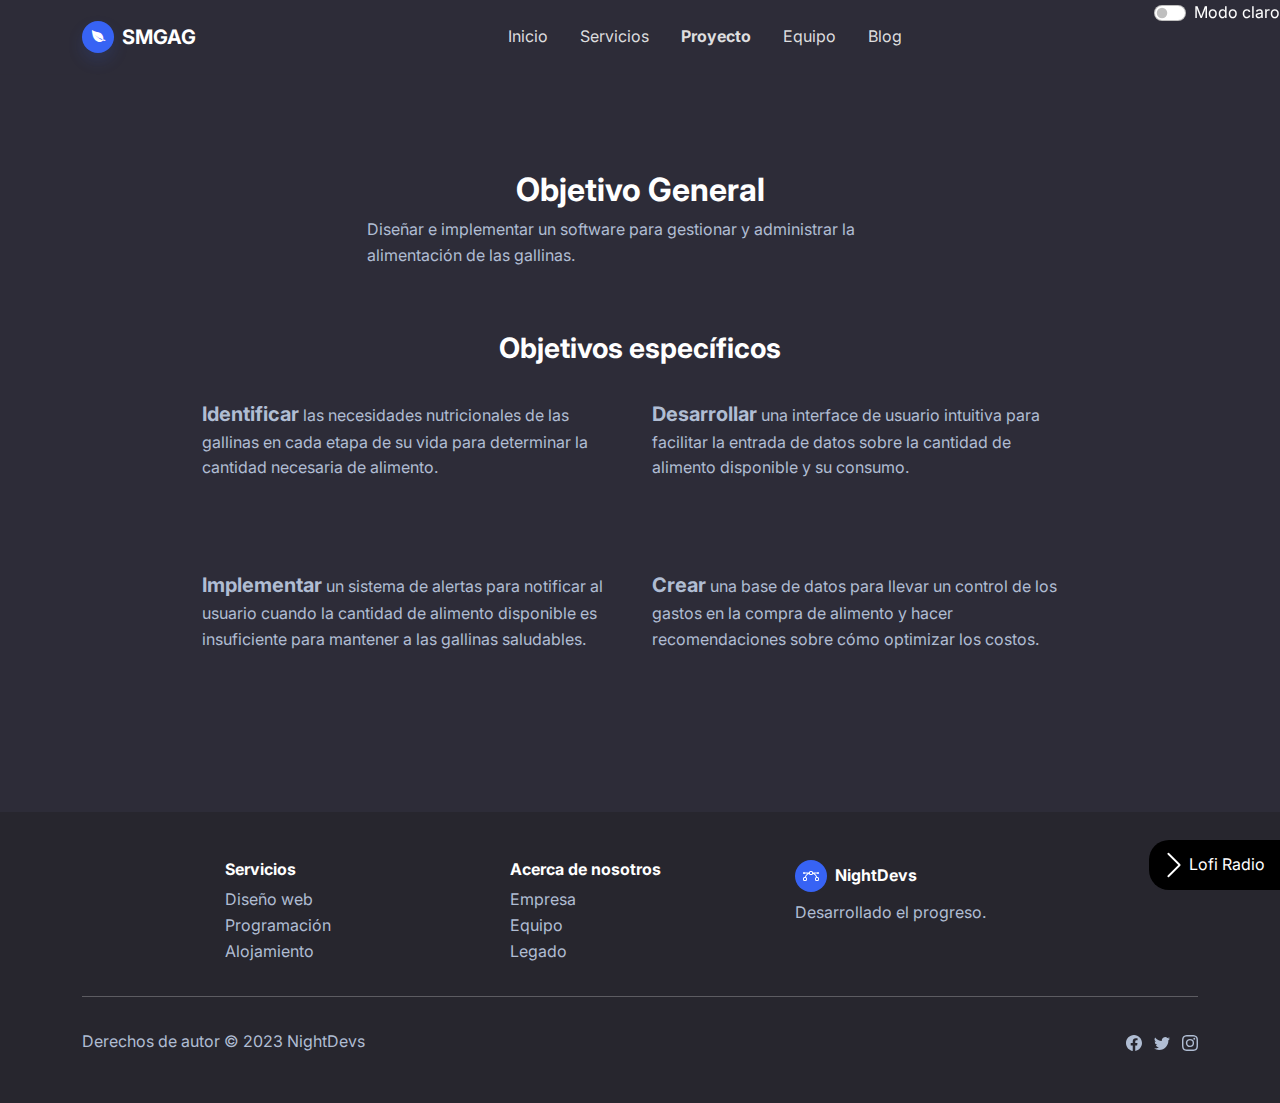
<file: proyectos.html>
<!DOCTYPE html>
<html lang="es">

<head>
    <meta charset="utf-8">
    <meta name="viewport" content="width=device-width, initial-scale=1.0, shrink-to-fit=no">
    <meta content="IE=edge" http-equiv="X-UA-Compatible">
    <meta content="NightDevs" name="Brayan">
    <title>Projects - NightDevs</title>
    <link rel="icon" type="image/png" href="assets/img/favicon.png">
    <link rel="stylesheet" href="assets/bootstrap/css/bootstrap.min.css">
    <link rel="stylesheet" href="https://cdnjs.cloudflare.com/ajax/libs/animate.css/4.1.1/animate.min.css">
    <link rel="stylesheet"
          href="https://fonts.googleapis.com/css?family=Inter:300italic,400italic,600italic,700italic,800italic,400,300,600,700,800&amp;display=swap">
    <link rel="stylesheet" href="assets/fonts/ionicons.min.css">
    <link id="modo-claro" rel="stylesheet" href="assets/css/modo-claro.css" disabled>
</head>

<body>
    <!-- Tema claro -->
    <div class="form-check form-switch" style="position: fixed;right: 0;top: 0;z-index: 9999;">
        <input class="form-check-input" type="checkbox" id="boton-modo-claro" onclick=cambiarEstilo()>
        <label class="form-check-label" for="boton-modo-claro">Modo claro</label>
    </div>
    <script>
        function cambiarEstilo() {
          var modoClaro = document.getElementById("modo-claro");
          if (modoClaro.disabled) {
            modoClaro.disabled = false;
          } else if (!modoClaro.disabled) {
            modoClaro.disabled = true;
          } else {
            false;
          }
        }
    </script>
<nav class="navbar navbar-dark navbar-expand-md sticky-top py-3" id="mainNav">
    <div class="container"><a class="navbar-brand d-flex align-items-center" href="index.html"><span
            class="bs-icon-sm bs-icon-circle bs-icon-primary shadow d-flex justify-content-center align-items-center me-2 bs-icon"><i
            class="icon ion-leaf"></i></span><span>SMGAG</span></a>
        <button data-bs-toggle="collapse" class="navbar-toggler" data-bs-target="#navcol-1"><span
                class="visually-hidden">Alternar barra de navegación</span><span class="navbar-toggler-icon"></span></button>
        <div class="collapse navbar-collapse" id="navcol-1">
            <ul class="navbar-nav mx-auto">
                <li class="nav-item"><a class="nav-link" href="index.html">Inicio</a></li>
                <li class="nav-item"><a class="nav-link" href="servicios.html">Servicios</a></li>
                <li class="nav-item"><a class="nav-link active" href="proyectos.html">Proyecto</a></li>
                <li class="nav-item"><a class="nav-link" href="equipo.html">Equipo</a></li>
                <li class="nav-item"><a class="nav-link" href="blog.html">Blog</a></li>
            </ul>
        </div>
    </div>
</nav>
<section class="py-5">
        <div class="container py-5">
            <div class="row mb-5">
                <div class="col-md-8 col-xl-6 mx-auto">
                    <h2 class="fw-bold text-center">Objetivo General</h2>
                    <p class="text-muted">Diseñar e implementar un software para gestionar y administrar la alimentación de las gallinas.</p>
                </div>
            </div>
            <h3 class="fw-bold text-center">Objetivos específicos </h3>
            <div class="row row-cols-1 row-cols-md-2 mx-auto" style="max-width: 900px;">
                <div class="col mb-4">
                    <div>
                        <div class="py-4">
                              
                            <p class="text-muted"><span class="fs-5 fw-bold">Identificar</span> las necesidades nutricionales de las gallinas en cada etapa de su vida para determinar la cantidad necesaria de alimento.</p>
                        </div>
                    </div>
                </div>
                <div class="col mb-4">
                    <div>
                        <div class="py-4">
                              
                            <p class="text-muted"><span class="fs-5 fw-bold">Desarrollar</span> una interface de usuario intuitiva para facilitar la entrada de datos sobre la cantidad de alimento disponible y su consumo.</p>
                        </div>
                    </div>
                </div>
                <div class="col mb-4">
                    <div>
                        <div class="py-4">
                              
                            <p class="text-muted"><span class="fs-5 fw-bold">Implementar</span> un sistema de alertas para notificar al usuario cuando la cantidad de alimento disponible es insuficiente para mantener a las gallinas saludables.</p>
                        </div>
                    </div>
                </div>
                <div class="col mb-4">
                    <div>
                        <div class="py-4">
                              
                            <p class="text-muted"><span class="fs-5 fw-bold">Crear</span> una base de datos para llevar un control de los gastos en la compra de alimento y hacer recomendaciones sobre cómo optimizar los costos.</p>
                        </div>
                    </div>
                </div>
            </div>
        </div>
    </section>
<footer class="bg-dark">
    <div class="container py-4 py-lg-5">
        <div class="row justify-content-center">
            <div class="col-sm-4 col-md-3 text-center text-lg-start d-flex flex-column">
                <h3 class="fs-6 fw-bold">Servicios</h3>
                <ul class="list-unstyled">
                    <li><a href="#">Diseño web</a></li>
                    <li><a href="#">Programación</a></li>
                    <li><a href="#">Alojamiento</a></li>
                </ul>
            </div>
            <div class="col-sm-4 col-md-3 text-center text-lg-start d-flex flex-column">
                <h3 class="fs-6 fw-bold">Acerca de nosotros</h3>
                <ul class="list-unstyled">
                    <li><a href="#">Empresa</a></li>
                    <li><a href="#">Equipo</a></li>
                    <li><a href="#">Legado</a></li>
                </ul>
            </div>

            <div class="col-lg-3 text-center text-lg-start d-flex flex-column align-items-center order-first align-items-lg-start order-lg-last">
                <div class="fw-bold d-flex align-items-center mb-2"><span
                        class="bs-icon-sm bs-icon-circle bs-icon-primary d-flex justify-content-center align-items-center bs-icon me-2"><svg
                        xmlns="http://www.w3.org/2000/svg" width="1em" height="1em" fill="currentColor"
                        viewBox="0 0 16 16" class="bi bi-bezier">
                                <path fill-rule="evenodd"
                                      d="M0 10.5A1.5 1.5 0 0 1 1.5 9h1A1.5 1.5 0 0 1 4 10.5v1A1.5 1.5 0 0 1 2.5 13h-1A1.5 1.5 0 0 1 0 11.5v-1zm1.5-.5a.5.5 0 0 0-.5.5v1a.5.5 0 0 0 .5.5h1a.5.5 0 0 0 .5-.5v-1a.5.5 0 0 0-.5-.5h-1zm10.5.5A1.5 1.5 0 0 1 13.5 9h1a1.5 1.5 0 0 1 1.5 1.5v1a1.5 1.5 0 0 1-1.5 1.5h-1a1.5 1.5 0 0 1-1.5-1.5v-1zm1.5-.5a.5.5 0 0 0-.5.5v1a.5.5 0 0 0 .5.5h1a.5.5 0 0 0 .5-.5v-1a.5.5 0 0 0-.5-.5h-1zM6 4.5A1.5 1.5 0 0 1 7.5 3h1A1.5 1.5 0 0 1 10 4.5v1A1.5 1.5 0 0 1 8.5 7h-1A1.5 1.5 0 0 1 6 5.5v-1zM7.5 4a.5.5 0 0 0-.5.5v1a.5.5 0 0 0 .5.5h1a.5.5 0 0 0 .5-.5v-1a.5.5 0 0 0-.5-.5h-1z"></path>
                                <path d="M6 4.5H1.866a1 1 0 1 0 0 1h2.668A6.517 6.517 0 0 0 1.814 9H2.5c.123 0 .244.015.358.043a5.517 5.517 0 0 1 3.185-3.185A1.503 1.503 0 0 1 6 5.5v-1zm3.957 1.358A1.5 1.5 0 0 0 10 5.5v-1h4.134a1 1 0 1 1 0 1h-2.668a6.517 6.517 0 0 1 2.72 3.5H13.5c-.123 0-.243.015-.358.043a5.517 5.517 0 0 0-3.185-3.185z"></path>
                            </svg></span><span>NightDevs</span></div>
                <p class="text-muted">Desarrollado el progreso.</p>
            </div>
        </div>
        <hr>
        <div class="text-muted d-flex justify-content-between align-items-center pt-3">
            <p class="mb-0">Derechos de autor © 2023 NightDevs</p>
            <ul class="list-inline mb-0">
                <li class="list-inline-item">
                    <svg xmlns="http://www.w3.org/2000/svg" width="1em" height="1em" fill="currentColor"
                         viewBox="0 0 16 16" class="bi bi-facebook">
                        <path d="M16 8.049c0-4.446-3.582-8.05-8-8.05C3.58 0-.002 3.603-.002 8.05c0 4.017 2.926 7.347 6.75 7.951v-5.625h-2.03V8.05H6.75V6.275c0-2.017 1.195-3.131 3.022-3.131.876 0 1.791.157 1.791.157v1.98h-1.009c-.993 0-1.303.621-1.303 1.258v1.51h2.218l-.354 2.326H9.25V16c3.824-.604 6.75-3.934 6.75-7.951z"></path>
                    </svg>
                </li>
                <li class="list-inline-item">
                    <svg xmlns="http://www.w3.org/2000/svg" width="1em" height="1em" fill="currentColor"
                         viewBox="0 0 16 16" class="bi bi-twitter">
                        <path d="M5.026 15c6.038 0 9.341-5.003 9.341-9.334 0-.14 0-.282-.006-.422A6.685 6.685 0 0 0 16 3.542a6.658 6.658 0 0 1-1.889.518 3.301 3.301 0 0 0 1.447-1.817 6.533 6.533 0 0 1-2.087.793A3.286 3.286 0 0 0 7.875 6.03a9.325 9.325 0 0 1-6.767-3.429 3.289 3.289 0 0 0 1.018 4.382A3.323 3.323 0 0 1 .64 6.575v.045a3.288 3.288 0 0 0 2.632 3.218 3.203 3.203 0 0 1-.865.115 3.23 3.23 0 0 1-.614-.057 3.283 3.283 0 0 0 3.067 2.277A6.588 6.588 0 0 1 .78 13.58a6.32 6.32 0 0 1-.78-.045A9.344 9.344 0 0 0 5.026 15z"></path>
                    </svg>
                </li>
                <li class="list-inline-item">
                    <svg xmlns="http://www.w3.org/2000/svg" width="1em" height="1em" fill="currentColor"
                         viewBox="0 0 16 16" class="bi bi-instagram">
                        <path d="M8 0C5.829 0 5.556.01 4.703.048 3.85.088 3.269.222 2.76.42a3.917 3.917 0 0 0-1.417.923A3.927 3.927 0 0 0 .42 2.76C.222 3.268.087 3.85.048 4.7.01 5.555 0 5.827 0 8.001c0 2.172.01 2.444.048 3.297.04.852.174 1.433.372 1.942.205.526.478.972.923 1.417.444.445.89.719 1.416.923.51.198 1.09.333 1.942.372C5.555 15.99 5.827 16 8 16s2.444-.01 3.298-.048c.851-.04 1.434-.174 1.943-.372a3.916 3.916 0 0 0 1.416-.923c.445-.445.718-.891.923-1.417.197-.509.332-1.09.372-1.942C15.99 10.445 16 10.173 16 8s-.01-2.445-.048-3.299c-.04-.851-.175-1.433-.372-1.941a3.926 3.926 0 0 0-.923-1.417A3.911 3.911 0 0 0 13.24.42c-.51-.198-1.092-.333-1.943-.372C10.443.01 10.172 0 7.998 0h.003zm-.717 1.442h.718c2.136 0 2.389.007 3.232.046.78.035 1.204.166 1.486.275.373.145.64.319.92.599.28.28.453.546.598.92.11.281.24.705.275 1.485.039.843.047 1.096.047 3.231s-.008 2.389-.047 3.232c-.035.78-.166 1.203-.275 1.485a2.47 2.47 0 0 1-.599.919c-.28.28-.546.453-.92.598-.28.11-.704.24-1.485.276-.843.038-1.096.047-3.232.047s-2.39-.009-3.233-.047c-.78-.036-1.203-.166-1.485-.276a2.478 2.478 0 0 1-.92-.598 2.48 2.48 0 0 1-.6-.92c-.109-.281-.24-.705-.275-1.485-.038-.843-.046-1.096-.046-3.233 0-2.136.008-2.388.046-3.231.036-.78.166-1.204.276-1.486.145-.373.319-.64.599-.92.28-.28.546-.453.92-.598.282-.11.705-.24 1.485-.276.738-.034 1.024-.044 2.515-.045v.002zm4.988 1.328a.96.96 0 1 0 0 1.92.96.96 0 0 0 0-1.92zm-4.27 1.122a4.109 4.109 0 1 0 0 8.217 4.109 4.109 0 0 0 0-8.217zm0 1.441a2.667 2.667 0 1 1 0 5.334 2.667 2.667 0 0 1 0-5.334z"></path>
                    </svg>
                </li>
            </ul>
        </div>
    </div>
</footer>
<script src="assets/bootstrap/js/bootstrap.min.js"></script>
<script src="assets/js/bs-init.js"></script>
<script src="assets/js/bold-and-dark.js"></script>
<!-- Una radio porque si -->
<div class="blox mlb kln" style="position: fixed; bottom: 10px; right: 0;">
    <link rel="stylesheet" href="assets/css/radio.css">
    <div id="radio_content" class="abierto">
        <svg id="abrir_radio" xmlns="http://www.w3.org/2000/svg" width="30" height="50" fill="currentColor"
             class="bi bi-chevron-left" viewBox="0 0 16 16">
            <path fill-rule="evenodd"
                  d="M11.354 1.646a.5.5 0 0 1 0 .708L5.707 8l5.647 5.646a.5.5 0 0 1-.708.708l-6-6a.5.5 0 0 1 0-.708l6-6a.5.5 0 0 1 .708 0z"/>
        </svg>
        <svg id="cerrar_radio" xmlns="http://www.w3.org/2000/svg" width="30" height="50" fill="currentColor"
             class="bi bi-chevron-right" viewBox="0 0 16 16">
            <path fill-rule="evenodd"
                  d="M4.646 1.646a.5.5 0 0 1 .708 0l6 6a.5.5 0 0 1 0 .708l-6 6a.5.5 0 0 1-.708-.708L10.293 8 4.646 2.354a.5.5 0 0 1 0-.708z"/>
        </svg>
        <div style="display: flex;background-color: black;align-items: center;justify-content: center;flex-direction: column;gap: 5px;">
            <span style="margin-right: 5px; color: white;">Lofi Radio</span>
            <script type="text/javascript" src="https://hosted.muses.org/mrp.js"></script>
            <script type="text/javascript">
                MRP.insert({
                'url':'https://stream.zeno.fm/0r0xa792kwzuv',
                'codec':'mp3',
                'volume':40,
                'autoplay':false,
                'forceHTML5':true,
                'jsevents':true,
                'buffering':0,
                'title':'Bienvenidos',
                'wmode':'transparent',
                'skin':'repvku-115',
                'width':115,
                'height':25
                });
            </script>
        </div>
    </div>
</div>
<script src="assets/js/radio.js"></script>
</body>

</html>
</file>
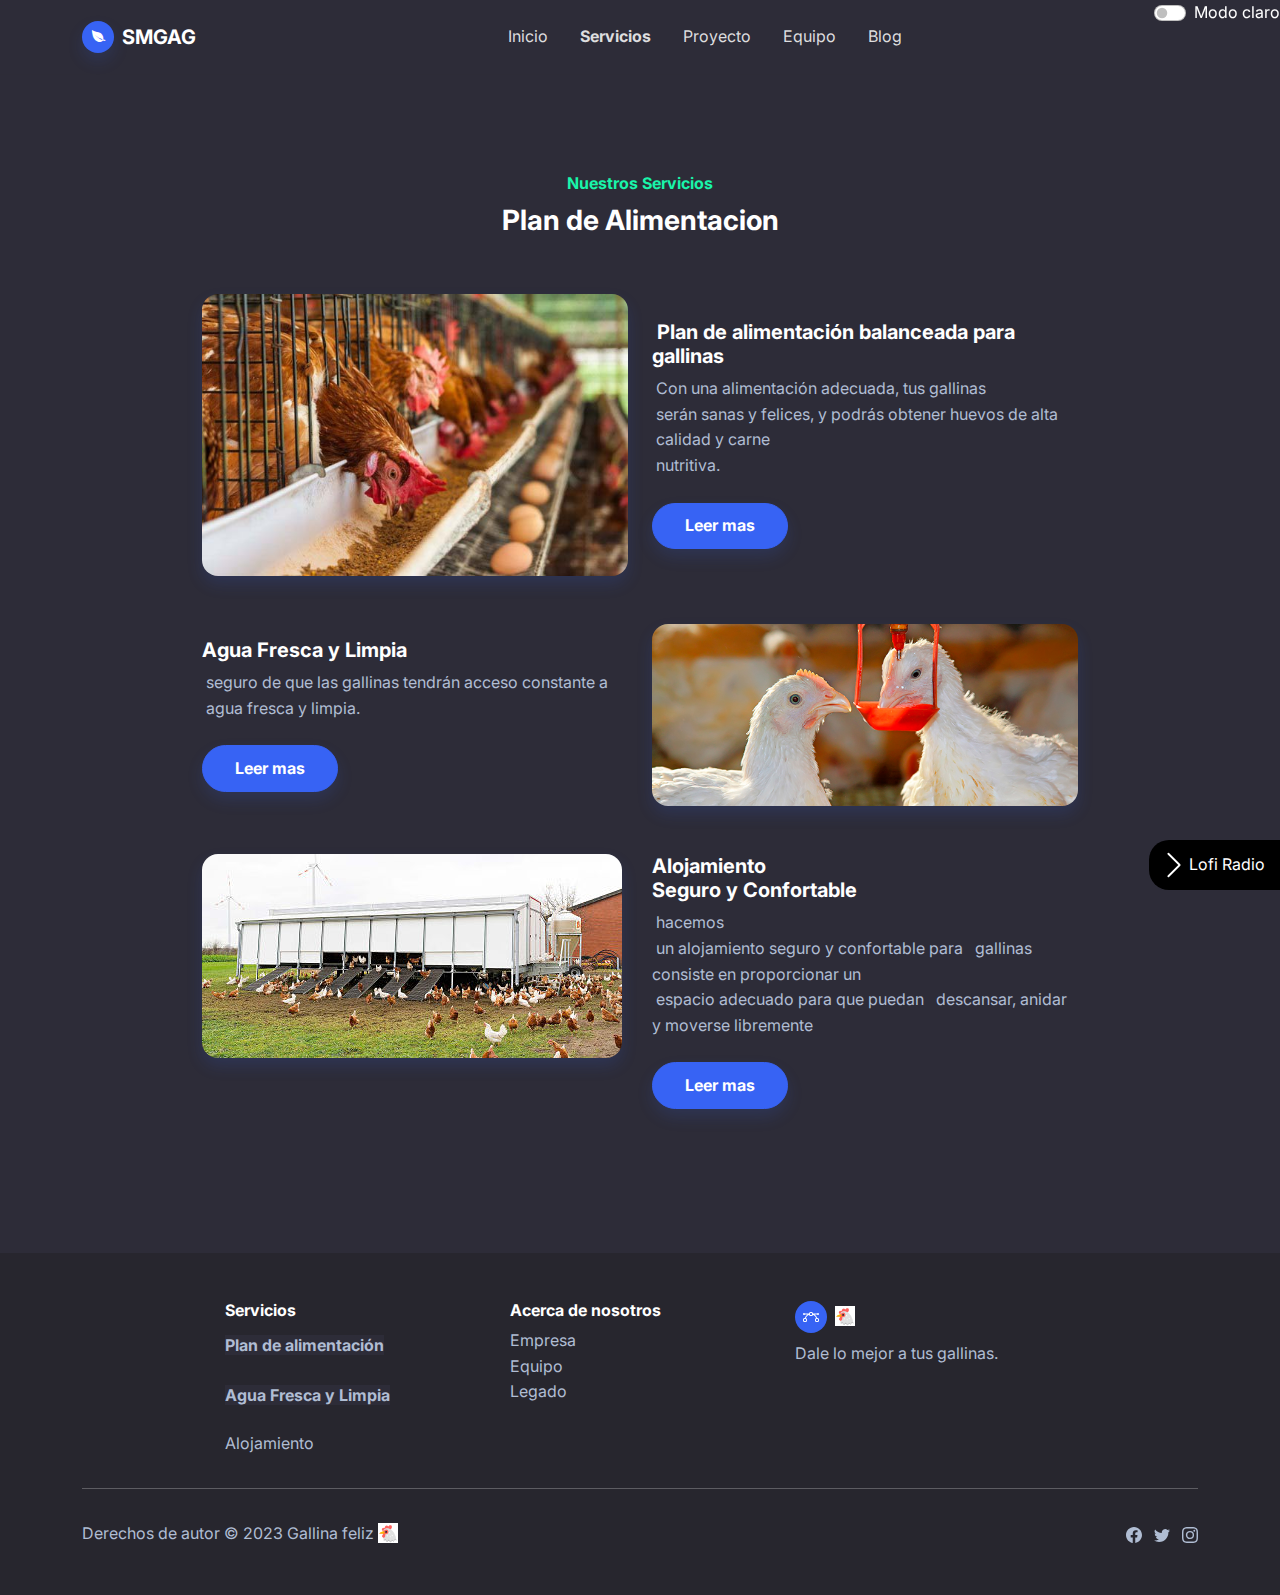
<file: servicios.html>
<!DOCTYPE html>
<html lang="es">

<head>
    <meta charset="utf-8">
    <meta name="viewport" content="width=device-width, initial-scale=1.0, shrink-to-fit=no">
    <meta content="IE=edge" http-equiv="X-UA-Compatible">
    <meta content="NightDevs" name="Carlos">
    <title>Servicios - NightDevs</title>
    <link rel="icon" type="image/png" href="assets/img/favicon.png">
    <link rel="stylesheet" href="assets/bootstrap/css/bootstrap.min.css">
    <link rel="stylesheet" href="https://cdnjs.cloudflare.com/ajax/libs/animate.css/4.1.1/animate.min.css">
    <link rel="stylesheet"
          href="https://fonts.googleapis.com/css?family=Inter:300italic,400italic,600italic,700italic,800italic,400,300,600,700,800&amp;display=swap">
    <link rel="stylesheet" href="assets/fonts/ionicons.min.css">
    <link id="modo-claro" rel="stylesheet" href="assets/css/modo-claro.css" disabled>
</head>

<body>
    <!-- Tema claro -->
    <div class="form-check form-switch" style="position: fixed;right: 0;top: 0;z-index: 9999;">
        <input class="form-check-input" type="checkbox" id="boton-modo-claro" onclick=cambiarEstilo()>
        <label class="form-check-label" for="boton-modo-claro">Modo claro</label>
    </div>
    <script>
        function cambiarEstilo() {
          var modoClaro = document.getElementById("modo-claro");
          if (modoClaro.disabled) {
            modoClaro.disabled = false;
          } else if (!modoClaro.disabled) {
            modoClaro.disabled = true;
          } else {
            false;
          }
        }
    </script>
<nav class="navbar navbar-dark navbar-expand-md sticky-top py-3" id="mainNav">
    <div class="container"><a class="navbar-brand d-flex align-items-center" href="index.html"><span
            class="bs-icon-sm bs-icon-circle bs-icon-primary shadow d-flex justify-content-center align-items-center me-2 bs-icon"><i
            class="icon ion-leaf"></i></span><span>SMGAG</span></a>
        <button data-bs-toggle="collapse" class="navbar-toggler" data-bs-target="#navcol-1"><span
                class="visually-hidden">Alternar barra de navegación</span><span class="navbar-toggler-icon"></span></button>
        <div class="collapse navbar-collapse" id="navcol-1">
            <ul class="navbar-nav mx-auto">
                <li class="nav-item"><a class="nav-link" href="index.html">Inicio</a></li>
                <li class="nav-item"><a class="nav-link active" href="servicios.html">Servicios</a></li>
                <li class="nav-item"><a class="nav-link" href="proyectos.html">Proyecto</a></li>
                <li class="nav-item"><a class="nav-link" href="equipo.html">Equipo</a></li>
                <li class="nav-item"><a class="nav-link" href="blog.html">Blog</a></li>
            </ul>
        </div>
    </div>
</nav>
<section class="py-5">
    <div class="container py-5">
        <div class="row mb-4 mb-lg-5">
            <div class="col-md-8 col-xl-6 text-center mx-auto">
                <p class="fw-bold text-success mb-2">Nuestros Servicios</p>
                <h3 class="fw-bold">Plan de Alimentacion</h3>
            </div>
        </div>
        <div class="row row-cols-1 row-cols-md-2 mx-auto" style="max-width: 900px;">
            <div class="col mb-5"><img class="rounded img-fluid shadow"
                                       src="assets/img/products/alimentacion%20de%20gallinas.jpg"
                                       alt="alimentación/gallinas"></div>
            <div class="col d-md-flex align-items-md-end align-items-lg-center mb-5">
                <div>
                    <h5 class="fw-bold">&nbsp;Plan de alimentación balanceada para&nbsp; gallinas</h5>
                    <p class="text-muted mb-4">&nbsp;Con una alimentación adecuada, tus gallinas<br>&nbsp;serán sanas y
                        felices, y podrás obtener huevos de alta&nbsp; &nbsp;calidad y carne<br>&nbsp;nutritiva.</p>
                    <button class="btn btn-primary shadow" type="button">Leer mas</button>
                </div>
            </div>
        </div>
        <div class="row row-cols-1 row-cols-md-2 mx-auto" style="max-width: 900px;">
            <div class="col order-md-last mb-5"><img class="rounded img-fluid shadow"
                                                     src="assets/img/products/Agua%20fresca%20para%20gallinas.jpg"
                                                     alt="agua_para_gallinas">
            </div>
            <div class="col d-md-flex align-items-md-end align-items-lg-center mb-5">
                <div>
                    <h5 class="fw-bold">Agua Fresca y Limpia</h5>
                    <p class="text-muted mb-4">&nbsp;seguro de que las gallinas tendrán acceso constante a&nbsp; &nbsp;agua
                        fresca y limpia.</p>
                    <button class="btn btn-primary shadow" type="button">Leer mas</button>
                </div>
            </div>
        </div>
        <div class="row row-cols-1 row-cols-md-2 mx-auto" style="max-width: 900px;">
            <div class="col mb-5"><img class="rounded img-fluid shadow"
                                       src="assets/img/products/alojamiento_gallinas.jpg"
                                       alt="alojamiento_para_gallinas"></div>
            <div class="col d-md-flex align-items-md-end align-items-lg-center mb-5">
                <div>
                    <h5 class="fw-bold">Alojamiento<br>Seguro y Confortable</h5>
                    <p class="text-muted mb-4">&nbsp;hacemos<br>&nbsp;un alojamiento seguro y confortable para&nbsp;
                        &nbsp;gallinas consiste en proporcionar un<br>&nbsp;espacio adecuado para que puedan&nbsp;
                        &nbsp;descansar, anidar y moverse libremente</p>
                    <button class="btn btn-primary shadow" type="button">Leer mas</button>
                </div>
            </div>
        </div>
    </div>
</section>
<footer class="bg-dark">
    <div class="container py-4 py-lg-5">
        <div class="row justify-content-center">
            <div class="col-sm-4 col-md-3 text-center text-lg-start d-flex flex-column">
                <h3 class="fs-6 fw-bold">Servicios</h3>
                <ul class="list-unstyled">
                    <li style="margin-top: -23px;padding-top: 2px;padding-bottom: 0;margin-bottom: -23px;"><a
                            href="#"><br><strong><span
                            style="background-color: rgb(45, 44, 56);">Plan de alimentación</span></strong><br><br></a>
                    </li>
                    <li style="margin-top: -27px;margin-bottom: -22px;padding-top: 0;padding-bottom: 19px;"><a
                            href="#" style="padding-top: 0;margin-top: -1px;margin-bottom: 1px;"><br><strong><span
                            style="background-color: rgb(45, 44, 56);">Agua Fresca y Limpia</span></strong><br><br></a>
                    </li>
                    <li><a href="#">Alojamiento</a></li>
                </ul>
            </div>
            <div class="col-sm-4 col-md-3 text-center text-lg-start d-flex flex-column">
                <h3 class="fs-6 fw-bold">Acerca de nosotros</h3>
                <ul class="list-unstyled">
                    <li><a href="#">Empresa</a></li>
                    <li><a href="#">Equipo</a></li>
                    <li><a href="#">Legado</a></li>
                </ul>
            </div>

            <div class="col-lg-3 text-center text-lg-start d-flex flex-column align-items-center order-first align-items-lg-start order-lg-last">
                <div class="fw-bold d-flex align-items-center mb-2"><span
                        class="bs-icon-sm bs-icon-circle bs-icon-primary d-flex justify-content-center align-items-center bs-icon me-2"><svg
                        xmlns="http://www.w3.org/2000/svg" width="1em" height="1em" fill="currentColor"
                        viewBox="0 0 16 16" class="bi bi-bezier">
                                <path fill-rule="evenodd"
                                      d="M0 10.5A1.5 1.5 0 0 1 1.5 9h1A1.5 1.5 0 0 1 4 10.5v1A1.5 1.5 0 0 1 2.5 13h-1A1.5 1.5 0 0 1 0 11.5v-1zm1.5-.5a.5.5 0 0 0-.5.5v1a.5.5 0 0 0 .5.5h1a.5.5 0 0 0 .5-.5v-1a.5.5 0 0 0-.5-.5h-1zm10.5.5A1.5 1.5 0 0 1 13.5 9h1a1.5 1.5 0 0 1 1.5 1.5v1a1.5 1.5 0 0 1-1.5 1.5h-1a1.5 1.5 0 0 1-1.5-1.5v-1zm1.5-.5a.5.5 0 0 0-.5.5v1a.5.5 0 0 0 .5.5h1a.5.5 0 0 0 .5-.5v-1a.5.5 0 0 0-.5-.5h-1zM6 4.5A1.5 1.5 0 0 1 7.5 3h1A1.5 1.5 0 0 1 10 4.5v1A1.5 1.5 0 0 1 8.5 7h-1A1.5 1.5 0 0 1 6 5.5v-1zM7.5 4a.5.5 0 0 0-.5.5v1a.5.5 0 0 0 .5.5h1a.5.5 0 0 0 .5-.5v-1a.5.5 0 0 0-.5-.5h-1z"></path>
                                <path d="M6 4.5H1.866a1 1 0 1 0 0 1h2.668A6.517 6.517 0 0 0 1.814 9H2.5c.123 0 .244.015.358.043a5.517 5.517 0 0 1 3.185-3.185A1.503 1.503 0 0 1 6 5.5v-1zm3.957 1.358A1.5 1.5 0 0 0 10 5.5v-1h4.134a1 1 0 1 1 0 1h-2.668a6.517 6.517 0 0 1 2.72 3.5H13.5c-.123 0-.243.015-.358.043a5.517 5.517 0 0 0-3.185-3.185z"></path>
                            </svg></span><span><span
                        style="font-weight: normal !important; color: rgb(77, 81, 86); background-color: rgb(255, 255, 255);">🐔</span></span>
                </div>
                <p class="text-muted">Dale lo mejor a tus gallinas.</p>
            </div>
        </div>
        <hr>
        <div class="text-muted d-flex justify-content-between align-items-center pt-3">
            <p class="mb-0">Derechos de autor © 2023 Gallina feliz&nbsp;<span
                    style="color: rgb(77, 81, 86); background-color: rgb(255, 255, 255);">🐔</span></p>
            <ul class="list-inline mb-0">
                <li class="list-inline-item">
                    <svg xmlns="http://www.w3.org/2000/svg" width="1em" height="1em" fill="currentColor"
                         viewBox="0 0 16 16" class="bi bi-facebook">
                        <path d="M16 8.049c0-4.446-3.582-8.05-8-8.05C3.58 0-.002 3.603-.002 8.05c0 4.017 2.926 7.347 6.75 7.951v-5.625h-2.03V8.05H6.75V6.275c0-2.017 1.195-3.131 3.022-3.131.876 0 1.791.157 1.791.157v1.98h-1.009c-.993 0-1.303.621-1.303 1.258v1.51h2.218l-.354 2.326H9.25V16c3.824-.604 6.75-3.934 6.75-7.951z"></path>
                    </svg>
                </li>
                <li class="list-inline-item">
                    <svg xmlns="http://www.w3.org/2000/svg" width="1em" height="1em" fill="currentColor"
                         viewBox="0 0 16 16" class="bi bi-twitter">
                        <path d="M5.026 15c6.038 0 9.341-5.003 9.341-9.334 0-.14 0-.282-.006-.422A6.685 6.685 0 0 0 16 3.542a6.658 6.658 0 0 1-1.889.518 3.301 3.301 0 0 0 1.447-1.817 6.533 6.533 0 0 1-2.087.793A3.286 3.286 0 0 0 7.875 6.03a9.325 9.325 0 0 1-6.767-3.429 3.289 3.289 0 0 0 1.018 4.382A3.323 3.323 0 0 1 .64 6.575v.045a3.288 3.288 0 0 0 2.632 3.218 3.203 3.203 0 0 1-.865.115 3.23 3.23 0 0 1-.614-.057 3.283 3.283 0 0 0 3.067 2.277A6.588 6.588 0 0 1 .78 13.58a6.32 6.32 0 0 1-.78-.045A9.344 9.344 0 0 0 5.026 15z"></path>
                    </svg>
                </li>
                <li class="list-inline-item">
                    <svg xmlns="http://www.w3.org/2000/svg" width="1em" height="1em" fill="currentColor"
                         viewBox="0 0 16 16" class="bi bi-instagram">
                        <path d="M8 0C5.829 0 5.556.01 4.703.048 3.85.088 3.269.222 2.76.42a3.917 3.917 0 0 0-1.417.923A3.927 3.927 0 0 0 .42 2.76C.222 3.268.087 3.85.048 4.7.01 5.555 0 5.827 0 8.001c0 2.172.01 2.444.048 3.297.04.852.174 1.433.372 1.942.205.526.478.972.923 1.417.444.445.89.719 1.416.923.51.198 1.09.333 1.942.372C5.555 15.99 5.827 16 8 16s2.444-.01 3.298-.048c.851-.04 1.434-.174 1.943-.372a3.916 3.916 0 0 0 1.416-.923c.445-.445.718-.891.923-1.417.197-.509.332-1.09.372-1.942C15.99 10.445 16 10.173 16 8s-.01-2.445-.048-3.299c-.04-.851-.175-1.433-.372-1.941a3.926 3.926 0 0 0-.923-1.417A3.911 3.911 0 0 0 13.24.42c-.51-.198-1.092-.333-1.943-.372C10.443.01 10.172 0 7.998 0h.003zm-.717 1.442h.718c2.136 0 2.389.007 3.232.046.78.035 1.204.166 1.486.275.373.145.64.319.92.599.28.28.453.546.598.92.11.281.24.705.275 1.485.039.843.047 1.096.047 3.231s-.008 2.389-.047 3.232c-.035.78-.166 1.203-.275 1.485a2.47 2.47 0 0 1-.599.919c-.28.28-.546.453-.92.598-.28.11-.704.24-1.485.276-.843.038-1.096.047-3.232.047s-2.39-.009-3.233-.047c-.78-.036-1.203-.166-1.485-.276a2.478 2.478 0 0 1-.92-.598 2.48 2.48 0 0 1-.6-.92c-.109-.281-.24-.705-.275-1.485-.038-.843-.046-1.096-.046-3.233 0-2.136.008-2.388.046-3.231.036-.78.166-1.204.276-1.486.145-.373.319-.64.599-.92.28-.28.546-.453.92-.598.282-.11.705-.24 1.485-.276.738-.034 1.024-.044 2.515-.045v.002zm4.988 1.328a.96.96 0 1 0 0 1.92.96.96 0 0 0 0-1.92zm-4.27 1.122a4.109 4.109 0 1 0 0 8.217 4.109 4.109 0 0 0 0-8.217zm0 1.441a2.667 2.667 0 1 1 0 5.334 2.667 2.667 0 0 1 0-5.334z"></path>
                    </svg>
                </li>
            </ul>
        </div>
    </div>
</footer>
<script src="assets/bootstrap/js/bootstrap.min.js"></script>
<script src="assets/js/bs-init.js"></script>
<script src="assets/js/bold-and-dark.js"></script>
<!-- Una radio porque si -->
<div class="blox mlb kln" style="position: fixed; bottom: 10px; right: 0;">
    <link rel="stylesheet" href="assets/css/radio.css">
    <div id="radio_content" class="abierto">
        <svg id="abrir_radio" xmlns="http://www.w3.org/2000/svg" width="30" height="50" fill="currentColor"
             class="bi bi-chevron-left" viewBox="0 0 16 16">
            <path fill-rule="evenodd"
                  d="M11.354 1.646a.5.5 0 0 1 0 .708L5.707 8l5.647 5.646a.5.5 0 0 1-.708.708l-6-6a.5.5 0 0 1 0-.708l6-6a.5.5 0 0 1 .708 0z"/>
        </svg>
        <svg id="cerrar_radio" xmlns="http://www.w3.org/2000/svg" width="30" height="50" fill="currentColor"
             class="bi bi-chevron-right" viewBox="0 0 16 16">
            <path fill-rule="evenodd"
                  d="M4.646 1.646a.5.5 0 0 1 .708 0l6 6a.5.5 0 0 1 0 .708l-6 6a.5.5 0 0 1-.708-.708L10.293 8 4.646 2.354a.5.5 0 0 1 0-.708z"/>
        </svg>
        <div style="display: flex;background-color: black;align-items: center;justify-content: center;flex-direction: column;gap: 5px;">
            <span style="margin-right: 5px; color: white;">Lofi Radio</span>
            <script type="text/javascript" src="https://hosted.muses.org/mrp.js"></script>
            <script type="text/javascript">
                MRP.insert({
                'url':'https://stream.zeno.fm/0r0xa792kwzuv',
                'codec':'mp3',
                'volume':40,
                'autoplay':false,
                'forceHTML5':true,
                'jsevents':true,
                'buffering':0,
                'title':'Bienvenidos',
                'wmode':'transparent',
                'skin':'repvku-115',
                'width':115,
                'height':25
                });
            </script>
        </div>
    </div>
</div>
<script src="assets/js/radio.js"></script>
</body>

</html>
</file>
<file: assets/css/modo-claro.css>
/* Estilos aplicables a todo el html modo claro */
element {
    --bs-primary: #181a47;
    --bs-primary-rgb: 24, 26, 71;
    --bs-secondary: #ffff00;
    --bs-secondary-rgb: 255, 255, 0;
    --bs-success: #14ce8e;
    --bs-success-rgb: 20, 206, 142;
    --bs-info: #05a0b1;
    --bs-info-rgb: 5, 160, 177;
    --bs-warning: #daa505;
    --bs-warning-rgb: 218, 165, 5;
    --bs-danger: #a92835;
    --bs-danger-rgb: 169, 40, 53;
    --bs-light: #e6e7e9;
    --bs-light-rgb: 230, 231, 233;
    --bs-dark: #3b3a47;
    --bs-dark-rgb: 59, 58, 71;
    --bs-body-color: #000000;
    --bs-body-bg: #2a283d;
}

:root {
    --ref-gray: #b0bdd3 !important;
    --ref-gray-100: #f5f6f8 !important;
    --ref-gray-300: #dee2e6 !important;
    --ref-gray-600: #4e5d78 !important;
    --ref-gray-700: #495057 !important;
    --ref-border-radius: 1rem !important;
    --ref-input-padding: 0.6rem 1rem !important;
    --ref-btn-padding: 0.6rem 2rem !important;
    --ref-btn-border-radius: 2rem !important;
}

@media (prefers-reduced-motion: no-preference) {
    :root {
        scroll-behavior: smooth;
    }
}

:root {
    --bs-blue: #3763f4;
    --bs-indigo: #6610f2;
    --bs-purple: #6f42c1;
    --bs-pink: #dc3dcb;
    --bs-red: #dc3545;
    --bs-orange: #fd7e14;
    --bs-yellow: #ffc107;
    --bs-green: #19f5aa;
    --bs-teal: #06a0b2;
    --bs-cyan: #06a0b2;
    --bs-black: #000;
    --bs-white: #fff;
    --bs-gray: #4e5d78;
    --bs-gray-dark: #343a40;
    --bs-gray-100: #f5f6f8;
    --bs-gray-200: #e9ecef;
    --bs-gray-300: #dee2e6;
    --bs-gray-400: #ced4da;
    --bs-gray-500: #adb5bd;
    --bs-gray-600: #4e5d78;
    --bs-gray-700: #495057;
    --bs-gray-800: #343a40;
    --bs-gray-900: #2d2d2d;
    --bs-primary: #3763f4;
    --bs-secondary: #dc3dcb;
    --bs-success: #19f5aa;
    --bs-info: #06a0b2;
    --bs-warning: #ffc107;
    --bs-danger: #dc3545;
    --bs-light: #f5f6f8;
    --bs-dark: #27262e;
    --bs-primary-rgb: 55, 99, 244;
    --bs-secondary-rgb: 220, 61, 203;
    --bs-success-rgb: 25, 245, 170;
    --bs-info-rgb: 6, 160, 178;
    --bs-warning-rgb: 255, 193, 7;
    --bs-danger-rgb: 220, 53, 69;
    --bs-light-rgb: 245, 246, 248;
    --bs-dark-rgb: 39, 38, 46;
    --bs-white-rgb: 255, 255, 255;
    --bs-black-rgb: 0, 0, 0;
    --bs-body-color-rgb: 255, 255, 255;
    --bs-body-bg-rgb: 45, 44, 56;
    --bs-font-sans-serif: "Inter", "Helvetica Neue", Helvetica, Arial, sans-serif;
    --bs-font-monospace: SFMono-Regular, Menlo, Monaco, Consolas, "Liberation Mono", "Courier New", monospace;
    --bs-gradient: linear-gradient(180deg, rgba(255, 255, 255, 0.15), rgba(255, 255, 255, 0));
    --bs-body-font-family: var(--bs-font-sans-serif);
    --bs-body-font-size: 1rem;
    --bs-body-font-weight: 400;
    --bs-body-line-height: 1.6;
    --bs-body-color: #fff;
    --bs-body-bg: #2d2c38;
    --bs-border-width: 1px;
    --bs-border-style: solid;
    --bs-border-color: #dee2e6;
    --bs-border-color-translucent: rgba(0, 0, 0, 0.175);
    --bs-border-radius: 1rem;
    --bs-border-radius-sm: 1rem;
    --bs-border-radius-lg: 1rem;
    --bs-border-radius-xl: 1rem;
    --bs-border-radius-2xl: 2rem;
    --bs-border-radius-pill: 50rem;
    --bs-body-text-align: left;
    --bs-link-color: #3763f4;
    --bs-link-hover-color: #2c4fc3;
    --bs-code-color: #dc3dcb;
    --bs-highlight-bg: #fff3cd;
    --bs-nav-link-font-size: 1rem;
    --bs-navbar-toggler-color: #ffffff;
}

*, ::before, ::after {
    box-sizing: border-box;
}

/* Estilos del body */
body {
    margin: 0;
    font-family: var(--bs-body-font-family);
    font-size: var(--bs-body-font-size);
    font-weight: var(--bs-body-font-weight);
    line-height: var(--bs-body-line-height);
    color: var(--bs-black);
    text-align: var(--bs-body-text-align);
    background-color: var(--bs-gray-100);
    -webkit-text-size-adjust: 100%;
    -webkit-tap-highlight-color: rgba(0, 0, 0, 0);
}

/* Estilos del div para el modo claro */
.form-switch {
    padding-left: 2.5em;
}

.form-check {
    display: block;
    min-height: 1.6rem;
    padding-left: 1.5em;
    margin-bottom: .125rem;
}

/* Estilos del nav */
#mainNav {
    border-bottom: 1px solid rgba(11, 172, 96, 0.705);
    transition: all .2s;
}

.navbar {
    background-color: var(--bs-white);
}

#mainNav .navbar-brand {
    font-weight: 700;
}

.align-items-center {
    align-items: center !important;
}

.d-flex {
    display: flex !important;
}

.navbar-brand {
    padding-top: var(--bs-navbar-brand-padding-y);
    padding-bottom: var(--bs-navbar-brand-padding-y);
    margin-right: var(--bs-navbar-brand-margin-end);
    font-size: var(--bs-navbar-brand-font-size);
    color: var(--bs-navbar-brand-color);
    text-decoration: none;
    white-space: nowrap;
}

a {
    color: var(--bs-green);
    text-decoration: none;
    transition: all .2s;
}

a :hover {
    color: var(--bs-green);
    text-decoration: underline;
}

button:not(:disabled), [type="button"]:not(:disabled), [type="reset"]:not(:disabled), [type="submit"]:not(:disabled) {
    cursor: pointer;
}

.navbar-toggler-icon {
    display: inline-block;
    width: 1.5em;
    height: 1.5em;
    vertical-align: middle;
    background-image: var(--bs-navbar-toggler-icon-bg);
    background-repeat: no-repeat;
    background-position: center;
    background-size: 100%;
  }

.navbar-toggler {
    padding: var(--bs-navbar-toggler-padding-y) var(--bs-navbar-toggler-padding-x);
    font-size: var(--bs-navbar-toggler-font-size);
    line-height: 1;
    color: darkgreen;
    background-color: transparent;
    border: var(--bs-border-width) solid var(--bs-navbar-toggler-border-color);
    border-radius: var(--bs-navbar-toggler-border-radius);
    transition: var(--bs-navbar-toggler-transition);
}


button, [type="button"], [type="reset"], [type="submit"] {
    -webkit-appearance: button;
}

button, select {
    text-transform: none;
}

input, button, select, optgroup, textarea {
    margin: 0;
    font-family: inherit;
    font-size: inherit;
    line-height: inherit;
}

.bs-icon.bs-icon-primary {
    color: var(--bs-white);
    background: var(--bs-primary);
}

.bs-icon.bs-icon-circle {
    border-radius: 50%;
}

.align-items-center {
    align-items: center !important;
}

.bs-icon-sm {
    --bs-icon-size: 1rem;
}

.bs-icon {
    display: flex;
    flex-shrink: 0;
    justify-content: center;
    align-items: center;
    font-size: var(--bs-icon-size);
    color: var(--bs-primary);
}

.me-2 {
    margin-right: .5rem !important;
}

.align-items-center {
    align-items: center !important;
}

.justify-content-center {
    justify-content: center !important;
}

.shadow {
    box-shadow: 0 .5rem 1rem rgba(55, 99, 244, .15) !important;
}

.py-3 {
    padding-top: 1rem !important;
    padding-bottom: 1rem !important;
}

.sticky-top {
    position: -webkit-sticky;
    position: sticky;
    top: 0;
    z-index: 1020;
}

.navbar-collapse {
    flex-basis: 100%;
    flex-grow: 1;
    align-items: center;
}

.mx-auto {
    margin-right: auto !important;
    margin-left: auto !important;
}

ol, ul, dl {
    margin-top: 0;
    margin-bottom: 1rem;
    padding-left: 1rem;
}

#mainNav.navbar-dark .navbar-nav > li.nav-item > a.nav-link {
    color: rgba(0, 0, 0, 0.85);
}

#mainNav.navbar-dark .navbar-nav > li.nav-item > a.nav-link:hover {
    color: darkgreen;
    font-weight: 700 !important;
}

#mainNav .navbar-nav > li.nav-item > a.nav-link.active {
    font-weight: 700 !important;
}

li.nav-item :hover {
    color: black;
}

.navbar-nav .show > .nav-link, .navbar-nav .nav-link.active {
    color: var(--bs-navbar-active-color);
}

.nav-link {
    display: block;
    padding: var(--bs-nav-link-padding-y) var(--bs-nav-link-padding-x);
    font-size: var(--bs-nav-link-font-size);
    font-weight: var(--bs-nav-link-font-weight);
    color: var(--bs-nav-link-color);
    text-decoration: none;
    transition: color .15s ease-in-out, background-color .15s ease-in-out, border-color .15s ease-in-out;
}

.navbar-dark {
    --bs-navbar-color: rgba(255, 255, 255, 0.55);
    --bs-navbar-hover-color: rgba(0, 0, 0, 0.75);
    --bs-navbar-disabled-color: rgba(255, 255, 255, 0.25);
    --bs-navbar-active-color: #000000;
    --bs-navbar-brand-color: #fff;
    --bs-navbar-brand-hover-color: #000000;
    --bs-navbar-toggler-border-color: rgba(226, 64, 64, 0.836);
    --bs-navbar-toggler-icon-bg: url("data:image/svg+xml,%3csvg xmlns='http://www.w3.org/2000/svg' viewBox='0 0 30 30'%3e%3cpath stroke='rgba%28255, 255, 255, 0.55%29' stroke-linecap='round' stroke-miterlimit='10' stroke-width='2' d='M4 7h22M4 15h22M4 23h22'/%3e%3c/svg%3e");
}

.navbar {
    --bs-navbar-padding-x: 0;
    --bs-navbar-padding-y: 0.5rem;
    --bs-navbar-color: rgba(0, 0, 0, 0.55);
    --bs-navbar-hover-color: rgba(0, 0, 0, 0.7);
    --bs-navbar-disabled-color: rgba(0, 0, 0, 0.3);
    --bs-navbar-active-color: rgba(0, 0, 0, 0.9);
    --bs-navbar-brand-padding-y: 0.3rem;
    --bs-navbar-brand-margin-end: 1rem;
    --bs-navbar-brand-font-size: 1.25rem;
    --bs-navbar-brand-color: rgba(0, 0, 0, 0.9);
    --bs-navbar-brand-hover-color: rgba(0, 0, 0, 0.9);
    --bs-navbar-nav-link-padding-x: 0.5rem;
    --bs-navbar-toggler-padding-y: 0.25rem;
    --bs-navbar-toggler-padding-x: 0.75rem;
    --bs-navbar-toggler-font-size: 1.25rem;
    --bs-navbar-toggler-icon-bg: url("data:image/svg+xml,%3csvg xmlns='http://www.w3.org/2000/svg' viewBox='0 0 30 30'%3e%3cpath stroke='rgba%280, 0, 0, 0.55%29' stroke-linecap='round' stroke-miterlimit='10' stroke-width='2' d='M4 7h22M4 15h22M4 23h22'/%3e%3c/svg%3e");
    --bs-navbar-toggler-border-color: rgba(0, 0, 0, 0.1);
    --bs-navbar-toggler-border-radius: 2rem;
    --bs-navbar-toggler-focus-width: 0.25rem;
    --bs-navbar-toggler-transition: box-shadow 0.15s ease-in-out;
    display: flex;
    flex-wrap: wrap;
    align-items: center;
    justify-content: space-between;
    padding: var(--bs-navbar-padding-y) var(--bs-navbar-padding-x);
}

.navbar > .container, .navbar > .container-fluid, .navbar > .container-sm, .navbar > .container-md, .navbar > .container-lg, .navbar > .container-xl, .navbar > .container-xxl {
    display: flex;
    flex-wrap: inherit;
    align-items: center;
    justify-content: space-between;
}

.container, .container-fluid, .container-xxl, .container-xl, .container-lg, .container-md, .container-sm {
    --bs-gutter-x: 1.5rem;
    --bs-gutter-y: 0;
    width: 100%;
    padding-right: calc(var(--bs-gutter-x) * .5);
    padding-left: calc(var(--bs-gutter-x) * .5);
    margin-right: auto;
    margin-left: auto;
}

/* Responsive */

@media (min-width: 768px) {
    .navbar-expand-md {
        flex-wrap: nowrap;
        justify-content: flex-start;
    }
}

@media (min-width: 576px) {
    .container-sm, .container {
        max-width: 540px;
    }
}

@media (min-width: 768px) {
    .container-md, .container-sm, .container {
        max-width: 720px;
    }
}

@media (min-width: 992px) {
    .container-lg, .container-md, .container-sm, .container {
        max-width: 960px;
    }
}

@media (min-width: 1200px) {
    .container-xl, .container-lg, .container-md, .container-sm, .container {
        max-width: 1140px;
    }
}

@media (min-width: 1400px) {
    .container-xxl, .container-xl, .container-lg, .container-md, .container-sm, .container {
        max-width: 1320px;
    }
}

/* Estilos del header */
.bg-dark {
    --bs-bg-opacity: 1;
    background-color: rgba(var(--bs-light), var(--bs-bg-opacity)) !important;
}

/* Estilos de section */
.py-5 {
    padding-top: 3rem !important;
    padding-bottom: 3rem !important;
}

/* Estilos de los divs */

.card {
    background-attachment: fixed;
  }
  .shadow-sm {
    box-shadow: 0 .125rem .25rem rgba(55,99,244,.075) !important;
  }
  .card {
    --bs-card-spacer-y: 1rem;
    --bs-card-spacer-x: 1rem;
    --bs-card-title-spacer-y: 0.5rem;
    --bs-card-border-width: 1px;
    --bs-card-border-color: var(--bs-border-color-translucent);
    --bs-card-border-radius: 1rem;
    --bs-card-box-shadow: 0 0.5rem 1rem rgba(0, 0, 0, 0.15);
    --bs-card-inner-border-radius: 1rem;
    --bs-card-cap-padding-y: 0.5rem;
    --bs-card-cap-padding-x: 1rem;
    --bs-card-cap-bg: rgba(0, 0, 0, 0.03);
    --bs-card-cap-color: rgba(0, 0, 0, 0.6);
    --bs-card-color: darkgreen;
    --bs-card-bg: #F2F2F2;
    --bs-card-img-overlay-padding: 1rem;
    --bs-card-group-margin: 0.75rem;
    position: relative;
    display: flex;
    flex-direction: column;
    min-width: 0;
    height: var(--bs-card-height);
    word-wrap: break-word;
    background-color: var(--bs-card-bg);
    background-clip: border-box;
    border: var(--bs-card-border-width) solid var(--bs-card-border-color);
    border-radius: var(--bs-card-border-radius);
  }
  .text-muted {
    --bs-text-opacity: 1;
    color: #000000 !important;
  }

/* card */

.container {
    --bs-gutter-x: 1.5rem;
    --bs-gutter-y: 0;
    width: 100%;
    padding-right: calc(var(--bs-gutter-x)*.5);
    padding-left: calc(var(--bs-gutter-x)*.5);
    margin-right: auto;
    margin-left: auto;
}

/* Estilos de footer */
.bg-dark footer {
    --bs-bg-opacity: 1;
    background-color: rgba(var(--bs-light), var(--bs-bg-opacity)) !important;
}

footer ul li a {
    color: #000000;
}

footer ul li a:hover {
    font-weight: bold;
    color: darkgreen;
}
</file>
<file: assets/css/radio.css>
#radio_content {
    position: fixed;
    bottom: 10px;
    z-index: 9999;
    background: #000;
    border-radius: 20px 0 0 20px;
    overflow: hidden;
    display: flex;
    align-items: center;
    padding: 0 10px;
    transition-duration: 1s;
}
#radio_content.abierto {
    right: 0;
}
#radio_content.cerrado {
    right: -125px;
}
#radio_content svg {
    color: #fff;
    cursor: pointer;
}
#radio_content.abierto svg#abrir_radio, #radio_content.cerrado svg#cerrar_radio {
    display: none;
} 

@media screen and (max-width: 768px) {
    #radio_content {
        bottom: 0;
        border-radius: 0;
        width: 100%;
        padding: 10px;
    }
    #radio_content.abierto {
        right: 0;
    }
    #radio_content.cerrado {
        right: -90%;
    }
}

@media screen and (max-width: 480px) {
    #radio_content {
        bottom: 0;
        border-radius: 0;
        width: 100%;
        padding: 10px;
    }
    #radio_content.abierto {
        right: 0;
    }
    #radio_content.cerrado {
        right: -90%;
    }
}
</file>
<file: assets/css/blog.css>
main {
    max-width: 800px;
    margin: 0 auto;
    padding: 20px;
}

.post {
    margin-bottom: 40px;
}

.post-container {
    display: flex;
    flex-direction: row;
    align-items: center;
    justify-content: space-between;
}

.post-content {
    width: 60%;
    color: #FFFFFFD9;
}

.post-content h2 {
    font-size: 28px;
    margin-bottom: 10px;
}

.post-meta {
    display: flex;
    flex-direction: row;
    align-items: center;
    margin-bottom: 20px;
}

.post-meta span {
    margin-right: 20px;
    font-size: 14px;
}

.post-meta .post-date::before {
    content: "Publicado el ";
    font-weight: bold;
}

.post-meta .post-author::before {
    content: "Por ";
    font-weight: bold;
}

.post-excerpt {
    margin-bottom: 20px;
}

.post-excerpt p {
    font-size: 16px;
    line-height: 1.5;
}

.post-image {
    width: 35%;
}

.post-image img {
    width: 100%;
    height: auto;
    border-radius: 5px;
}

/* hover effect */
.post:hover .post-image img {
    transform: scale(1.05);
}

/* Estilos para el modal */
.modal {
    display: none; /* ocultar por defecto */
    position: fixed; /* posición fija */
    z-index: 1; /* colocar en la parte superior */
    left: 0;
    top: 0;
    width: 100%;
    height: 100%;
    overflow: auto;
    background-color: rgba(0, 0, 0, 0.7); /* fondo negro semi-transparente */
}

.modal.show {
    display: block;
    animation: fadeIn 0.3s ease-in-out forwards;
}

.modal-content {
    background-color: #000000;
    margin: 10% auto;
    padding: 20px;
    border: 1px solid #888;
    width: 80%;
    max-width: 1140px;
    border-radius: 5px;
    box-shadow: 0px 0px 20px 0px rgba(0, 0, 0, 0.5);
}

.modal-content.show {
    animation: zoomIn 1s ease-in-out, fadeIn 0.3s ease-in-out forwards;;
}

.modal-header {
    display: flex;
    flex-direction: row;
    align-items: center;
    justify-content: space-between;
    margin-bottom: 20px;
}

.modal-header h2 {
    font-size: 28px;
    margin: 0;
}

.modal-body p {
    font-size: 16px;
    line-height: 1.5;
}

.close {
    color: #aaa;
    float: right;
    font-size: 28px;
    font-weight: bold;
}

.close:hover,
.close:focus {
    color: #2f54cf;
    text-decoration: none;
    cursor: pointer;
    animation: pulse 0.3s ease-in-out forwards;
}
</file>
<file: assets/css/juego-gallina.css>
#gallina-container {
    position: absolute;
    top: 0;
    left: 0;
  }
  
  #gallina-container.active {
    top: 0;
    left: 0;
    min-width: 50px;
    min-height: 50px;
  }
  /* Esto hará que la gallina aparezca cada 10 segundos */
   #gallina-container {
    animation: appear 5s linear infinite;
  }

  @keyframes appear {
    0% {
      display: none;
    }
    10% {
      display: block;
    }
    100% {
      display: block;
    }
  } 
#gallina {
    min-width: 50px;
    min-height: 50px;
}

#juego-gallina {
    min-width: 50px;
    min-height: 50px;
}
</file>
<file: assets/css/juego-gallina-modal.css>
.modal-game {
    display: none;
    position: fixed;
    z-index: 1;
    left: 0;
    top: 0;
    width: 100%;
    height: 100%;
    overflow: auto;
    background-color: rgba(77, 73, 73, 0.7);
  }
  
  .modal-content-game {
    background-color: #080808d0;
    margin: 10% auto;
    padding: 20px;
    border: 1px solid #888;
    width: 80%;
    max-width: 600px;
  }
  
  #game-container {
    position: relative;
    width: 100%;
    height: 350px;
    border: 2px solid #000;
    box-sizing: border-box;
  }

  .egg {
    position: absolute;
    width: 50px;
    height: 50px;
    background-color: rgba(236, 236, 157, 0.842);
    border-radius: 50%;
  }

  .spikes {
    width: 10px;
    height: 10px;
    background-color: brown;
    z-index: 1;
  }
</file>
